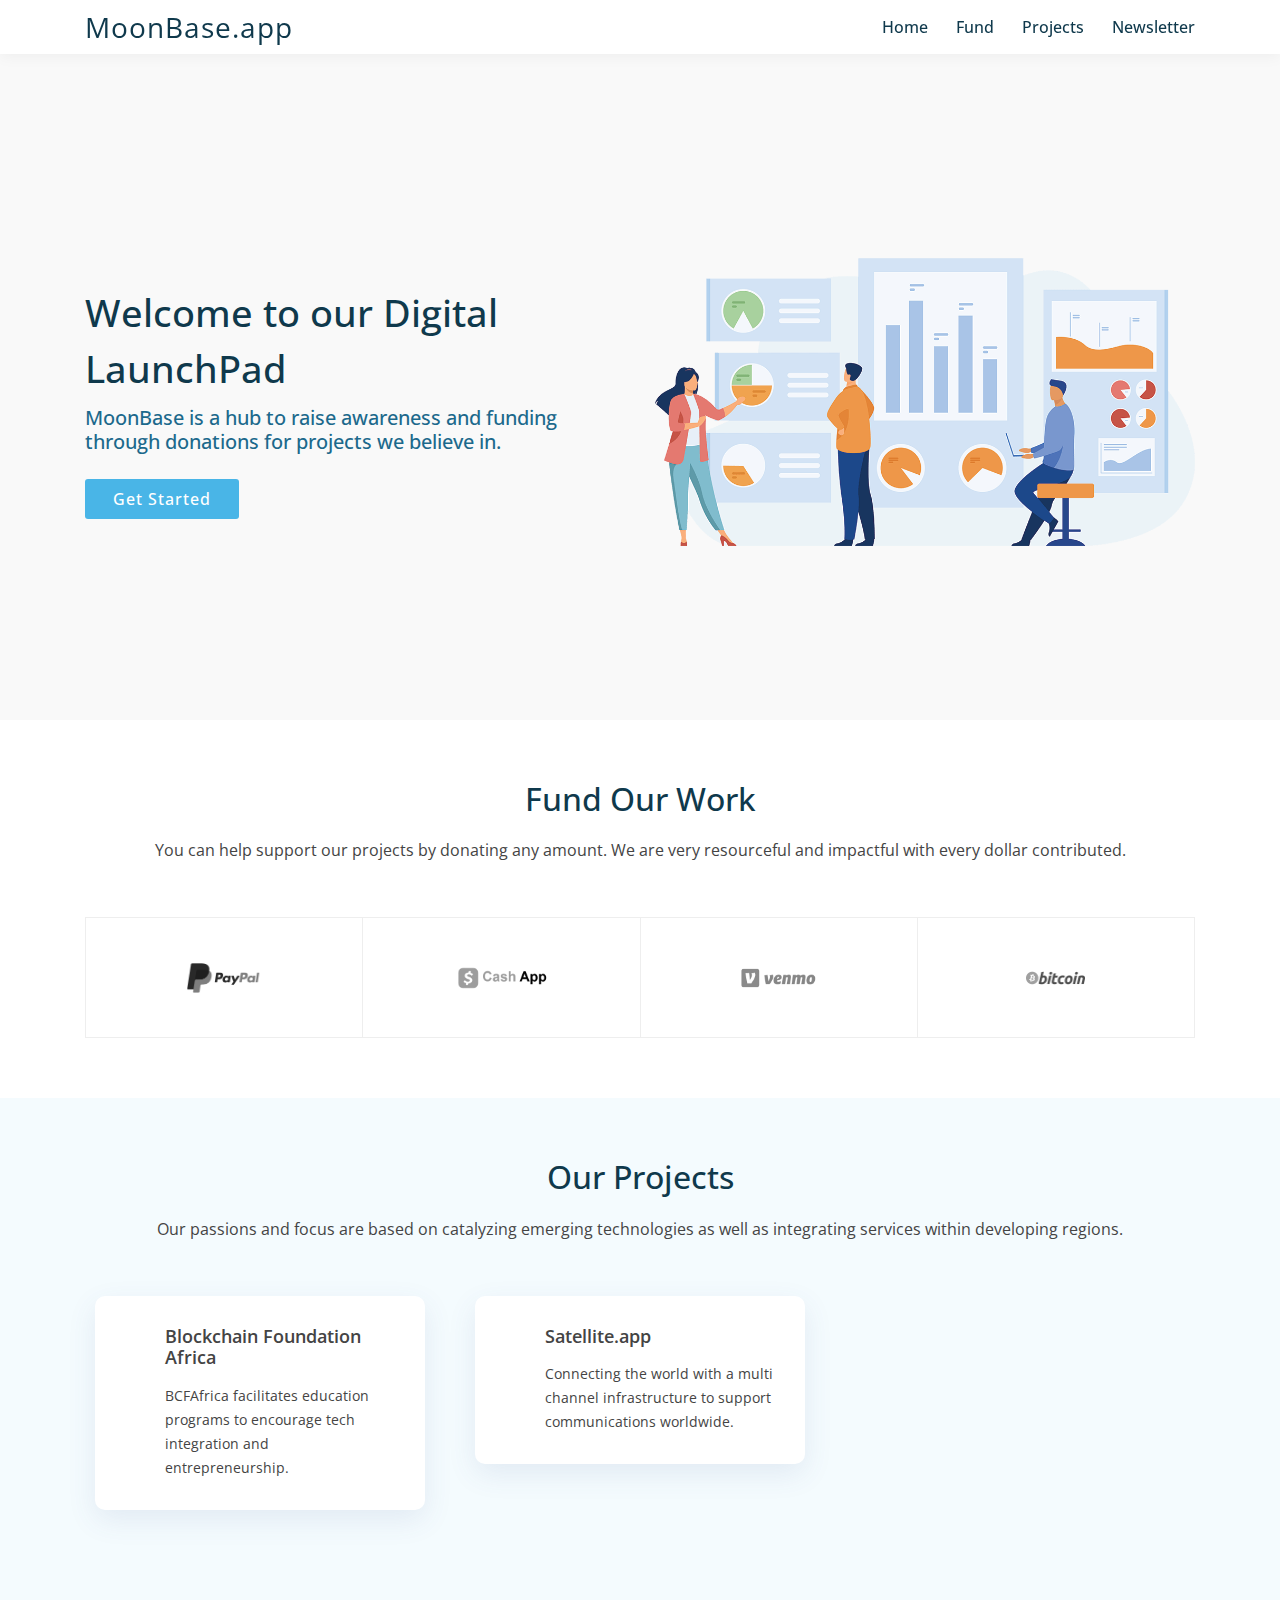
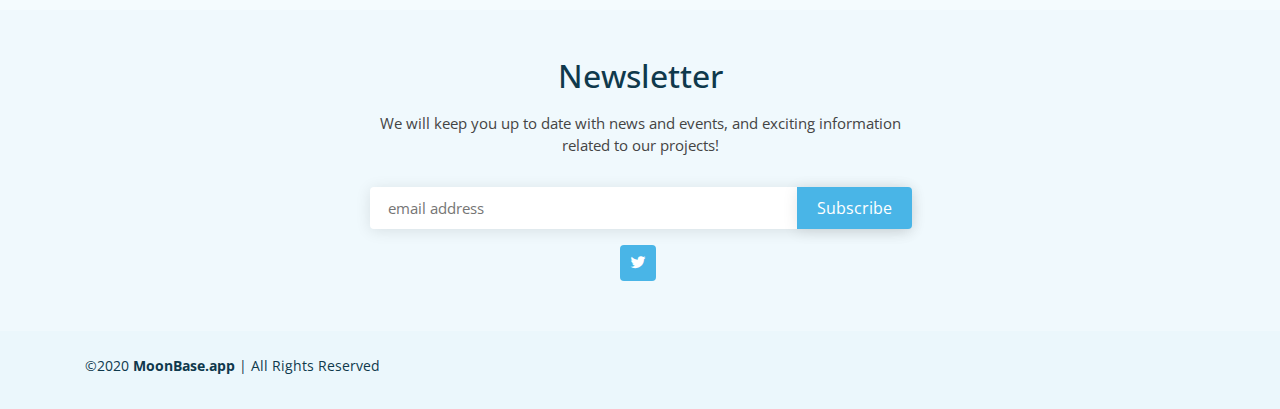
<file: index.html>
<!DOCTYPE html>
<html lang="en">

<head>
  <meta charset="utf-8">
  <meta content="width=device-width, initial-scale=1.0" name="viewport">

  <title>MoonBase</title>
  <meta content="" name="descriptison">
  <meta content="" name="keywords">

  <!-- Favicons -->
  <link href="assets/img/favicon.png" rel="icon">
  <link href="assets/img/apple-touch-icon.png" rel="apple-touch-icon">

  <!-- Google Fonts -->
  <link href="https://fonts.googleapis.com/css?family=Open+Sans:300,300i,400,400i,600,600i,700,700i|Dosis:300,400,500,,600,700,700i|Lato:300,300i,400,400i,700,700i" rel="stylesheet">

  <!-- Vendor CSS Files -->
  <link href="assets/vendor/bootstrap/css/bootstrap.min.css" rel="stylesheet">
  <link href="assets/vendor/icofont/icofont.min.css" rel="stylesheet">
  <link href="assets/vendor/boxicons/css/boxicons.min.css" rel="stylesheet">
  <link href="assets/vendor/venobox/venobox.css" rel="stylesheet">
  <link href="assets/vendor/line-awesome/css/line-awesome.min.css" rel="stylesheet">
  <link href="assets/vendor/owl.carousel/assets/owl.carousel.min.css" rel="stylesheet">

  <!-- Template Main CSS File -->
  <link href="assets/css/style.css" rel="stylesheet">

  <!-- =======================================================
  * Template Name: Butterfly - v2.1.0
  * Template URL: https://bootstrapmade.com/butterfly-free-bootstrap-theme/
  * Author: BootstrapMade.com
  * License: https://bootstrapmade.com/license/
  ======================================================== -->
</head>

<body>

  <!-- ======= Header ======= -->
  <header id="header" class="fixed-top">
    <div class="container d-flex align-items-center">

    <h1 class="logo mr-auto"><a href="index.html">MoonBase.app</a></h1>
      <!-- Uncomment below if you prefer to use text as a logo -->
      <!--    <a href="index.html" class="logo mr-auto"><img src="assets/img/logo.png" alt="" class="img-fluid"></a>-->

      <nav class="nav-menu d-none d-lg-block">
        <ul>
          <li><a href="#hero" class="scrollto">Home</a></li>
          <li><a href="#clients" class="scrollto">Fund</a></li>
          <li><a href="#services" class="scrollto">Projects</a></li>
          <li><a href="#footer" class="scrollto">Newsletter</a></li>

        </ul>
      </nav><!-- .nav-menu -->

    </div>
  </header><!-- End Header -->

  <!-- ======= Hero Section ======= -->
  <section id="hero" class="d-flex align-items-center">

    <div class="container">
      <div class="row">
        <div class="col-lg-6 pt-4 pt-lg-0 order-2 order-lg-1 d-flex flex-column justify-content-center">
          <h1>Welcome to our Digital LaunchPad</h1>
          <h2>MoonBase is a hub to raise awareness and funding through donations for projects we believe in. </h2>
          <div><a href="#about" class="btn-get-started scrollto">Get Started</a></div>
        </div>
        <div class="col-lg-6 order-1 order-lg-2 hero-img">
          <img src="assets/img/hero-img.png" class="img-fluid" alt="">
        </div>
      </div>
    </div>

  </section><!-- End Hero -->

  <main id="main">


    <!-- ======= Clients Section ======= -->
    <section id="clients" class="clients">
      <div class="container">

        <div class="section-title">
          <h2>Fund Our Work</h2>
          <p>You can help support our projects by donating any amount. We are very resourceful and impactful with every dollar contributed.</p>
        </div>


        <div class="row no-gutters clients-wrap clearfix wow fadeInUp">

          <div class="col-lg-3 col-md-4 col-6">
            <a href="https://www.paypal.com/paypalme/moonbaseapp" target="_blank">   <div class="client-logo">
              <img src="assets/img/clients/paypal.png" class="img-fluid" alt="">
            </div></a>
          </div>

          <div class="col-lg-3 col-md-4 col-6">
            <a href="https://cash.app/$MoonBaseApp" target="_blank">   <div class="client-logo">
              <img src="assets/img/clients/cashapp.png" class="img-fluid" alt="">
            </div>
          </div>

          <div class="col-lg-3 col-md-4 col-6">
          <a href="https://venmo.com/code?user_id=313096537623552050" target="_blank">  <div class="client-logo">
              <img src="assets/img/clients/venmo.png" class="img-fluid" alt="">
            </div></a>
          </div>

          <div class="col-lg-3 col-md-4 col-6">
          <a href="crypto.html" target="_blank">  <div class="client-logo">
              <img src="assets/img/clients/bitcoin.png" class="img-fluid" alt="">
            </div></a>
          </div>




        </div>

      </div>
    </section><!-- End Clients Section -->

    <!-- ======= Services Section ======= -->
    <section id="services" class="services section-bg">
      <div class="container">

        <div class="section-title">
          <h2>Our Projects</h2>
          <p>Our passions and focus are based on catalyzing emerging technologies as well as integrating services within developing regions.</p>
        </div>

        <div class="row">

<!--          
          <div class="col-lg-4 col-md-6">
          <a href="https://leonean.org" target="_blank">  <div class="icon-box">
           <div class="icon"><i class="las la-globe-africa" style="color: #d6ff22;"></i></div> 
              <h4 class="title">Smart Farm Sierra Leone</h4>
              <p class="description">Establishing a farm in the capital city of Freetown, Sierra Leone in an effort to create jobs and provide food.</p>
            </div></a>
</div>
-->

                      <div class="col-lg-4 col-md-6">
                      <a href="https://bcfafrica.org" target="_blank">  <div class="icon-box">
                         
                          <h4 class="title">Blockchain Foundation Africa</h4>
                          <p class="description">BCFAfrica facilitates education programs to encourage tech integration and entrepreneurship.</p>
                        </div></a>

</div>
          
                 <div class="col-lg-4 col-md-6">
                      <a href="https://satellite.app" target="_blank">  <div class="icon-box">
                          <h4 class="title">Satellite.app</h4>
                          <p class="description">Connecting the world with a multi channel infrastructure to support communications worldwide.</p>
                        </div></a>

</div>     
          
<!--

          <div class="col-lg-4 col-md-6">
            <div class="icon-box">
              <div class="icon"><i class="las la-basketball-ball" style="color: #ff689b;"></i></div>
              <h4 class="title"><a href="">Lorem Ipsum</a></h4>
              <p class="description">Voluptatum deleniti atque corrupti quos dolores et quas molestias excepturi sint occaecati cupiditate non provident</p>
            </div>
          </div>
          <div class="col-lg-4 col-md-6">
            <div class="icon-box">
              <div class="icon"><i class="las la-book" style="color: #e9bf06;"></i></div>
              <h4 class="title"><a href="">Dolor Sitema</a></h4>
              <p class="description">Minim veniam, quis nostrud exercitation ullamco laboris nisi ut aliquip ex ea commodo consequat tarad limino ata</p>
            </div>
          </div>

          <div class="col-lg-4 col-md-6" data-wow-delay="0.1s">
            <div class="icon-box">
              <div class="icon"><i class="las la-file-alt" style="color: #3fcdc7;"></i></div>
              <h4 class="title"><a href="">Sed ut perspiciatis</a></h4>
              <p class="description">Duis aute irure dolor in reprehenderit in voluptate velit esse cillum dolore eu fugiat nulla pariatur</p>
            </div>
          </div>
          <div class="col-lg-4 col-md-6" data-wow-delay="0.1s">
            <div class="icon-box">
              <div class="icon"><i class="las la-tachometer-alt" style="color:#41cf2e;"></i></div>
              <h4 class="title"><a href="">Magni Dolores</a></h4>
              <p class="description">Excepteur sint occaecat cupidatat non proident, sunt in culpa qui officia deserunt mollit anim id est laborum</p>
            </div>
          </div>


          </div>
          <div class="col-lg-4 col-md-6" data-wow-delay="0.2s">
            <div class="icon-box">
              <div class="icon"><i class="las la-clock" style="color: #4680ff;"></i></div>
              <h4 class="title"><a href="">Eiusmod Tempor</a></h4>
              <p class="description">Et harum quidem rerum facilis est et expedita distinctio. Nam libero tempore, cum soluta nobis est eligendi</p>
            </div>
          </div>
-->

        </div>

      </div>
    </section><!-- End Services Section -->



  </main><!-- End #main -->

  <!-- ======= Footer ======= -->
  <footer id="footer">

    <div class="footer-newsletter">
      <div class="container">
        <div class="row justify-content-center">
          <div class="col-lg-6">
            <h4>Newsletter</h4>
            <p>We will keep you up to date with news and events, and exciting information related to our projects!</p>
            <div id="mc_embed_signup">
            <form action="https://app.us2.list-manage.com/subscribe/post?u=f4d04d8eeed296edd2baedebf&amp;id=d3eb9f02ba" method="post" id="mc-embedded-subscribe-form" name="mc-embedded-subscribe-form" class="validate" target="_blank" novalidate>
                <div id="mc_embed_signup_scroll">

            	<input type="email" value="" name="EMAIL" class="email" id="mce-EMAIL" placeholder="email address" required>
                <!-- real people should not fill this in and expect good things - do not remove this or risk form bot signups-->
                <div style="position: absolute; left: -5000px;" aria-hidden="true"><input type="text" name="b_f4d04d8eeed296edd2baedebf_d3eb9f02ba" tabindex="-1" value=""></div>
                <div class="clear"><input type="submit" value="Subscribe" name="subscribe" id="mc-embedded-subscribe" class="button"></div>
                </div>
            </form>
            </div>
            <div class="social-links mt-3">
              <a href="https://twitter.com/MoonBaseApp" class="twitter"><i class="bx bxl-twitter"></i></a>
            </div>

          </div>
        </div>
      </div>
    </div>



    <div class="container py-4">
      <div class="copyright">
        &copy;2020 <strong><span>MoonBase.app</span></strong> | All Rights Reserved
      </div>

    </div>
  </footer><!-- End Footer -->

  <a href="#" class="back-to-top"><i class="icofont-simple-up"></i></a>

  <!-- Vendor JS Files -->
  <script src="assets/vendor/jquery/jquery.min.js"></script>
  <script src="assets/vendor/bootstrap/js/bootstrap.bundle.min.js"></script>
  <script src="assets/vendor/jquery.easing/jquery.easing.min.js"></script>
  <script src="assets/vendor/php-email-form/validate.js"></script>
  <script src="assets/vendor/venobox/venobox.min.js"></script>
  <script src="assets/vendor/waypoints/jquery.waypoints.min.js"></script>
  <script src="assets/vendor/counterup/counterup.min.js"></script>
  <script src="assets/vendor/isotope-layout/isotope.pkgd.min.js"></script>
  <script src="assets/vendor/owl.carousel/owl.carousel.min.js"></script>

  <!-- Template Main JS File -->
  <script src="assets/js/main.js"></script>

</body>

</html>
</file>
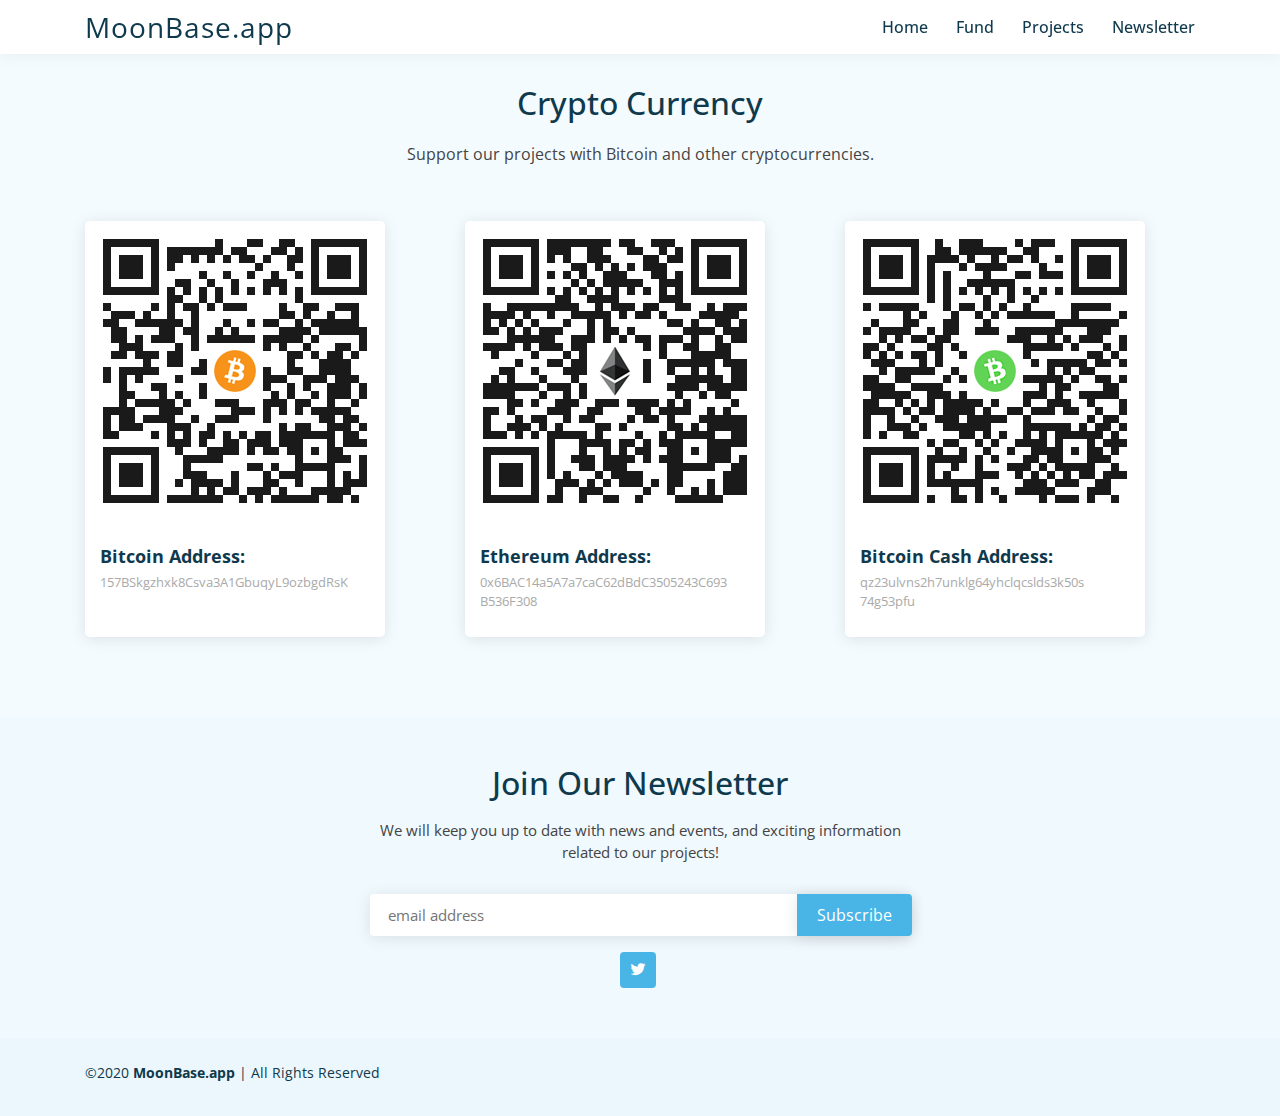
<file: crypto.html>
<!DOCTYPE html>
<html lang="en">

<head>
  <meta charset="utf-8">
  <meta content="width=device-width, initial-scale=1.0" name="viewport">

  <title>MoonBase</title>
  <meta content="" name="descriptison">
  <meta content="" name="keywords">

  <!-- Favicons -->
  <link href="assets/img/favicon.png" rel="icon">
  <link href="assets/img/apple-touch-icon.png" rel="apple-touch-icon">

  <!-- Google Fonts -->
  <link href="https://fonts.googleapis.com/css?family=Open+Sans:300,300i,400,400i,600,600i,700,700i|Dosis:300,400,500,,600,700,700i|Lato:300,300i,400,400i,700,700i" rel="stylesheet">

  <!-- Vendor CSS Files -->
  <link href="assets/vendor/bootstrap/css/bootstrap.min.css" rel="stylesheet">
  <link href="assets/vendor/icofont/icofont.min.css" rel="stylesheet">
  <link href="assets/vendor/boxicons/css/boxicons.min.css" rel="stylesheet">
  <link href="assets/vendor/venobox/venobox.css" rel="stylesheet">
  <link href="assets/vendor/line-awesome/css/line-awesome.min.css" rel="stylesheet">
  <link href="assets/vendor/owl.carousel/assets/owl.carousel.min.css" rel="stylesheet">

  <!-- Template Main CSS File -->
  <link href="assets/css/style.css" rel="stylesheet">

  <!-- =======================================================
  * Template Name: Butterfly - v2.1.0
  * Template URL: https://bootstrapmade.com/butterfly-free-bootstrap-theme/
  * Author: BootstrapMade.com
  * License: https://bootstrapmade.com/license/
  ======================================================== -->
</head>

<body>

  <!-- ======= Header ======= -->
  <header id="header" class="fixed-top">
    <div class="container d-flex align-items-center">

    <h1 class="logo mr-auto"><a href="index.html">MoonBase.app</a></h1>
      <!-- Uncomment below if you prefer to use text as a logo -->
      <!--    <a href="index.html" class="logo mr-auto"><img src="assets/img/logo.png" alt="" class="img-fluid"></a>-->

      <nav class="nav-menu d-none d-lg-block">
        <ul>
          <li><a href="index.html" class="scrollto">Home</a></li>
          <li><a href="index.html#clients" class="scrollto">Fund</a></li>
          <li><a href="index.html#services" class="scrollto">Projects</a></li>
          <li><a href="index.html#footer" class="scrollto">Newsletter</a></li>

        </ul>
      </nav><!-- .nav-menu -->

    </div>
  </header><!-- End Header -->



  <main id="main">


        <!-- ======= Team Section ======= -->
        <section id="team" class="team section-bg">
          <div class="container">
<br>
            <div class="section-title">
              <h2>Crypto Currency</h2>
              <p>Support our projects with Bitcoin and other cryptocurrencies.</p>
            </div>

            <div class="row justify-content-center">

              <div class="col-lg-4 col-md-6 d-flex align-items-stretch">
                <div class="member">
                  <div class="member-img">
                    <img src="assets/img/team/btcqr.png" class="img-fluid" alt="">

                  </div>
                  <div class="member-info">
                    <h4>Bitcoin Address:</h4>
                    <span>157BSkgzhxk8Csva3A1GbuqyL9ozbgdRsK<span>
                  </div>
                </div>
              </div>

              <div class="col-lg-4 col-md-6 d-flex align-items-stretch">
                <div class="member">
                  <div class="member-img">
                    <img src="assets/img/team/ethqr.png" class="img-fluid" alt="">

                  </div>
                  <div class="member-info">
                    <h4>Ethereum Address:</h4>
                    <span>0x6BAC14a5A7a7caC62dBdC3505243C693<br>B536F308</span>
                  </div>
                </div>
              </div>

              <div class="col-lg-4 col-md-6 d-flex align-items-stretch">
                <div class="member">
                  <div class="member-img">
                    <img src="assets/img/team/bchqr.png" class="img-fluid" alt="">

                  </div>
                  <div class="member-info">
                    <h4>Bitcoin Cash Address:</h4>
                    <span>qz23ulvns2h7unklg64yhclqcslds3k50s<br>74g53pfu</span>
                  </div>
                </div>
              </div>




            </div>

          </div>
        </section><!-- End Team Section -->


  </main><!-- End #main -->

    <!-- ======= Footer ======= -->
    <footer id="footer">

      <div class="footer-newsletter">
        <div class="container">
          <div class="row justify-content-center">
            <div class="col-lg-6">
              <h4>Join Our Newsletter</h4>
              <p>We will keep you up to date with news and events, and exciting information related to our projects!</p>
              <div id="mc_embed_signup">
              <form action="https://app.us2.list-manage.com/subscribe/post?u=f4d04d8eeed296edd2baedebf&amp;id=d3eb9f02ba" method="post" id="mc-embedded-subscribe-form" name="mc-embedded-subscribe-form" class="validate" target="_blank" novalidate>
                  <div id="mc_embed_signup_scroll">

              	<input type="email" value="" name="EMAIL" class="email" id="mce-EMAIL" placeholder="email address" required>
                  <!-- real people should not fill this in and expect good things - do not remove this or risk form bot signups-->
                  <div style="position: absolute; left: -5000px;" aria-hidden="true"><input type="text" name="b_f4d04d8eeed296edd2baedebf_d3eb9f02ba" tabindex="-1" value=""></div>
                  <div class="clear"><input type="submit" value="Subscribe" name="subscribe" id="mc-embedded-subscribe" class="button"></div>
                  </div>
              </form>
              </div>
              <div class="social-links mt-3">
                <a href="https://twitter.com/MoonBaseApp" class="twitter"><i class="bx bxl-twitter"></i></a>
              </div>

            </div>
          </div>
        </div>
      </div>



      <div class="container py-4">
        <div class="copyright">
          &copy;2020 <strong><span>MoonBase.app</span></strong> | All Rights Reserved
        </div>

      </div>
    </footer><!-- End Footer -->

    <a href="#" class="back-to-top"><i class="icofont-simple-up"></i></a>

    <!-- Vendor JS Files -->
    <script src="assets/vendor/jquery/jquery.min.js"></script>
    <script src="assets/vendor/bootstrap/js/bootstrap.bundle.min.js"></script>
    <script src="assets/vendor/jquery.easing/jquery.easing.min.js"></script>
    <script src="assets/vendor/php-email-form/validate.js"></script>
    <script src="assets/vendor/venobox/venobox.min.js"></script>
    <script src="assets/vendor/waypoints/jquery.waypoints.min.js"></script>
    <script src="assets/vendor/counterup/counterup.min.js"></script>
    <script src="assets/vendor/isotope-layout/isotope.pkgd.min.js"></script>
    <script src="assets/vendor/owl.carousel/owl.carousel.min.js"></script>

    <!-- Template Main JS File -->
    <script src="assets/js/main.js"></script>

  </body>

  </html>
</file>
<file: assets/vendor/venobox/venobox.css>
/* ------ venobox.css --------*/
.vbox-overlay *, .vbox-overlay *:before, .vbox-overlay *:after{
    -webkit-backface-visibility: hidden;
    -webkit-box-sizing:border-box;
    -moz-box-sizing:border-box;
    box-sizing:border-box;
}
.vbox-overlay * { 
    -webkit-backface-visibility: visible;
    backface-visibility: visible;
}
.vbox-overlay{
    display: -webkit-flex;
    display: flex;
    -webkit-flex-direction: column;
    flex-direction: column;
    -webkit-justify-content: center;
    justify-content: center;
    -webkit-align-items: center;
    align-items: center;
    position: fixed;
    left: 0;
    top: 0;
    bottom: 0;
    right: 0;
    z-index: 999999;
}

/* ----- navigation ----- */
.vbox-title{
    width: 100%;
    height: 40px;
    float: left;
    text-align: center;
    line-height: 28px;
    font-size: 12px;
    padding: 6px 50px;
    overflow: hidden;
    position: fixed;
    display: none;
    left: 0;
    z-index: 89;
}
.vbox-close{
    cursor: pointer;
    position: fixed;
    top: -1px;
    right: 0;
    width: 50px;
    height: 40px;
    padding: 6px;
    display: block;
    background-position:10px center;
    overflow: hidden;
    font-size: 24px;
    line-height: 1;
    text-align: center;
    z-index: 99;
}
.vbox-left{
    cursor: pointer;
    position: fixed;
    left: 0;
    height: 40px;
    overflow: hidden;
    line-height: 28px;
    font-size: 12px;
    z-index: 99;
    display: flex;
    align-items:center;
}
.vbox-num{
    display: inline-block;
    margin: 6px 0 6px 15px;
}
/* ----- Social share ----- */
.vbox-share{
    line-height: 28px;
    font-size: 12px;
    overflow: hidden;
    position: fixed;
    left: 0;
    z-index: 98;
    display: flex;
    align-items:center;
    justify-content: center;
    width: 100%;
    text-align: center;
}
.vbox-share svg{
    max-height: 28px;
    width: 28px;
    z-index: 10;
    margin-left: 12px;
    margin-top: 6px;
    margin-bottom: 6px;
    vertical-align: middle;
}


/* ----- navigation ARROWS ----- */
.vbox-next, .vbox-prev{
    position: fixed;
    top: 50%;
    margin-top: -15px;
    overflow: hidden;
    cursor: pointer;
    display: block;
    width: 45px;
    height: 45px;
    z-index: 99;
}
.vbox-next span, .vbox-prev span{
    position: relative;
    width: 20px;
    height: 20px;
    border: 2px solid transparent;
    border-top-color: #B6B6B6;
    border-right-color: #B6B6B6;
    text-indent: -100px;
    position: absolute;
    top: 8px;
    display: block;
}
.vbox-prev{
    left: 15px;
}
.vbox-next{
    right: 15px;
}
.vbox-prev span{
    left: 10px;
    -ms-transform: rotate(-135deg);
    -webkit-transform: rotate(-135deg);
    transform: rotate(-135deg);
}
.vbox-next span{
    -ms-transform: rotate(45deg);
    -webkit-transform: rotate(45deg);
    transform: rotate(45deg);
    right: 10px;
}
/* ------- inline window ------ */
.vbox-inline{
    width: 420px;
    height: 315px;
    height: 70vh;
    padding: 10px;
    background: #fff;
    margin: 0 auto;
    overflow: auto;
    text-align: left;
}
/* ------- Video & iFrames window ------ */
.venoframe{
    max-width: 100%;
    width: 100%;
    border: none;
    width: 100%;
    height: 260px;
    height: 70vh;
}
.venoframe.vbvid{
    height: 260px;
}
@media (min-width: 768px) {
    .venoframe, .vbox-inline{
        width: 90%;
        height: 360px;
        height: 70vh;
    }
    .venoframe.vbvid{
        width: 640px;
        height: 360px;
    }
}
@media (min-width: 992px) {
    .venoframe, .vbox-inline{
        max-width: 1200px;
        width: 80%;
        height: 540px;
        height: 70vh;
    }
    .venoframe.vbvid{
        width: 960px;
        height: 540px;
    }
}
/* 
Please do NOT edit this part! 
or at least read this note: http://i.imgur.com/7C0ws9e.gif
*/
.vbox-open{
    overflow: hidden;
}
.vbox-container{
    position: absolute;
    left: 0;
    right: 0;
    top: 0;
    bottom: 0;
    overflow-x: hidden;
    overflow-y: scroll;
    overflow-scrolling: touch;
    -webkit-overflow-scrolling: touch;
    z-index: 20;
    max-height: 100%;

}

.vbox-content{
    text-align: center;
    float: left;
    width: 100%;
    position: relative;
    overflow: hidden;
    padding: 20px 4%;
}
.vbox-container img{
    max-width: 100%;
    height: auto;
}
.vbox-figlio{
    box-shadow: 0 0 12px rgba(0,0,0,0.19), 0 6px 6px rgba(0,0,0,0.23);
    max-width: 100%;
    text-align: initial;
}
img.vbox-figlio{
    -webkit-user-select: none;
-khtml-user-select: none;
-moz-user-select: none;
-o-user-select: none;
user-select: none;
}
.vbox-content.swipe-left{
    margin-left: -200px !important;
}
.vbox-content.swipe-right{
    margin-left: 200px !important;
}
.vbox-animated{
    webkit-transition: margin 300ms ease-out;
    transition: margin 300ms ease-out;
}

/* ---------- preloader ----------
 * SPINKIT 
 * http://tobiasahlin.com/spinkit/
-------------------------------- */
.sk-double-bounce,.sk-rotating-plane{width:40px;height:40px;margin:40px auto}.sk-rotating-plane{background-color:#333;-webkit-animation:sk-rotatePlane 1.2s infinite ease-in-out;animation:sk-rotatePlane 1.2s infinite ease-in-out}@-webkit-keyframes sk-rotatePlane{0%{-webkit-transform:perspective(120px) rotateX(0) rotateY(0);transform:perspective(120px) rotateX(0) rotateY(0)}50%{-webkit-transform:perspective(120px) rotateX(-180.1deg) rotateY(0);transform:perspective(120px) rotateX(-180.1deg) rotateY(0)}100%{-webkit-transform:perspective(120px) rotateX(-180deg) rotateY(-179.9deg);transform:perspective(120px) rotateX(-180deg) rotateY(-179.9deg)}}@keyframes sk-rotatePlane{0%{-webkit-transform:perspective(120px) rotateX(0) rotateY(0);transform:perspective(120px) rotateX(0) rotateY(0)}50%{-webkit-transform:perspective(120px) rotateX(-180.1deg) rotateY(0);transform:perspective(120px) rotateX(-180.1deg) rotateY(0)}100%{-webkit-transform:perspective(120px) rotateX(-180deg) rotateY(-179.9deg);transform:perspective(120px) rotateX(-180deg) rotateY(-179.9deg)}}.sk-double-bounce{position:relative}.sk-double-bounce .sk-child{width:100%;height:100%;border-radius:50%;background-color:#333;opacity:.6;position:absolute;top:0;left:0;-webkit-animation:sk-doubleBounce 2s infinite ease-in-out;animation:sk-doubleBounce 2s infinite ease-in-out}.sk-chasing-dots .sk-child,.sk-spinner-pulse,.sk-three-bounce .sk-child{background-color:#333;border-radius:100%}.sk-double-bounce .sk-double-bounce2{-webkit-animation-delay:-1s;animation-delay:-1s}@-webkit-keyframes sk-doubleBounce{0%,100%{-webkit-transform:scale(0);transform:scale(0)}50%{-webkit-transform:scale(1);transform:scale(1)}}@keyframes sk-doubleBounce{0%,100%{-webkit-transform:scale(0);transform:scale(0)}50%{-webkit-transform:scale(1);transform:scale(1)}}.sk-wave{margin:40px auto;width:50px;height:40px;text-align:center;font-size:10px}.sk-wave .sk-rect{background-color:#333;height:100%;width:6px;display:inline-block;-webkit-animation:sk-waveStretchDelay 1.2s infinite ease-in-out;animation:sk-waveStretchDelay 1.2s infinite ease-in-out}.sk-wave .sk-rect1{-webkit-animation-delay:-1.2s;animation-delay:-1.2s}.sk-wave .sk-rect2{-webkit-animation-delay:-1.1s;animation-delay:-1.1s}.sk-wave .sk-rect3{-webkit-animation-delay:-1s;animation-delay:-1s}.sk-wave .sk-rect4{-webkit-animation-delay:-.9s;animation-delay:-.9s}.sk-wave .sk-rect5{-webkit-animation-delay:-.8s;animation-delay:-.8s}@-webkit-keyframes sk-waveStretchDelay{0%,100%,40%{-webkit-transform:scaleY(.4);transform:scaleY(.4)}20%{-webkit-transform:scaleY(1);transform:scaleY(1)}}@keyframes sk-waveStretchDelay{0%,100%,40%{-webkit-transform:scaleY(.4);transform:scaleY(.4)}20%{-webkit-transform:scaleY(1);transform:scaleY(1)}}.sk-wandering-cubes{margin:40px auto;width:40px;height:40px;position:relative}.sk-wandering-cubes .sk-cube{background-color:#333;width:10px;height:10px;position:absolute;top:0;left:0;-webkit-animation:sk-wanderingCube 1.8s ease-in-out -1.8s infinite both;animation:sk-wanderingCube 1.8s ease-in-out -1.8s infinite both}.sk-chasing-dots,.sk-spinner-pulse{width:40px;height:40px;margin:40px auto}.sk-wandering-cubes .sk-cube2{-webkit-animation-delay:-.9s;animation-delay:-.9s}@-webkit-keyframes sk-wanderingCube{0%{-webkit-transform:rotate(0);transform:rotate(0)}25%{-webkit-transform:translateX(30px) rotate(-90deg) scale(.5);transform:translateX(30px) rotate(-90deg) scale(.5)}50%{-webkit-transform:translateX(30px) translateY(30px) rotate(-179deg);transform:translateX(30px) translateY(30px) rotate(-179deg)}50.1%{-webkit-transform:translateX(30px) translateY(30px) rotate(-180deg);transform:translateX(30px) translateY(30px) rotate(-180deg)}75%{-webkit-transform:translateX(0) translateY(30px) rotate(-270deg) scale(.5);transform:translateX(0) translateY(30px) rotate(-270deg) scale(.5)}100%{-webkit-transform:rotate(-360deg);transform:rotate(-360deg)}}@keyframes sk-wanderingCube{0%{-webkit-transform:rotate(0);transform:rotate(0)}25%{-webkit-transform:translateX(30px) rotate(-90deg) scale(.5);transform:translateX(30px) rotate(-90deg) scale(.5)}50%{-webkit-transform:translateX(30px) translateY(30px) rotate(-179deg);transform:translateX(30px) translateY(30px) rotate(-179deg)}50.1%{-webkit-transform:translateX(30px) translateY(30px) rotate(-180deg);transform:translateX(30px) translateY(30px) rotate(-180deg)}75%{-webkit-transform:translateX(0) translateY(30px) rotate(-270deg) scale(.5);transform:translateX(0) translateY(30px) rotate(-270deg) scale(.5)}100%{-webkit-transform:rotate(-360deg);transform:rotate(-360deg)}}.sk-spinner-pulse{-webkit-animation:sk-pulseScaleOut 1s infinite ease-in-out;animation:sk-pulseScaleOut 1s infinite ease-in-out}@-webkit-keyframes sk-pulseScaleOut{0%{-webkit-transform:scale(0);transform:scale(0)}100%{-webkit-transform:scale(1);transform:scale(1);opacity:0}}@keyframes sk-pulseScaleOut{0%{-webkit-transform:scale(0);transform:scale(0)}100%{-webkit-transform:scale(1);transform:scale(1);opacity:0}}.sk-chasing-dots{position:relative;text-align:center;-webkit-animation:sk-chasingDotsRotate 2s infinite linear;animation:sk-chasingDotsRotate 2s infinite linear}.sk-chasing-dots .sk-child{width:60%;height:60%;display:inline-block;position:absolute;top:0;-webkit-animation:sk-chasingDotsBounce 2s infinite ease-in-out;animation:sk-chasingDotsBounce 2s infinite ease-in-out}.sk-chasing-dots .sk-dot2{top:auto;bottom:0;-webkit-animation-delay:-1s;animation-delay:-1s}@-webkit-keyframes sk-chasingDotsRotate{100%{-webkit-transform:rotate(360deg);transform:rotate(360deg)}}@keyframes sk-chasingDotsRotate{100%{-webkit-transform:rotate(360deg);transform:rotate(360deg)}}@-webkit-keyframes sk-chasingDotsBounce{0%,100%{-webkit-transform:scale(0);transform:scale(0)}50%{-webkit-transform:scale(1);transform:scale(1)}}@keyframes sk-chasingDotsBounce{0%,100%{-webkit-transform:scale(0);transform:scale(0)}50%{-webkit-transform:scale(1);transform:scale(1)}}.sk-three-bounce{margin:40px auto;width:80px;text-align:center}.sk-three-bounce .sk-child{width:20px;height:20px;display:inline-block;-webkit-animation:sk-three-bounce 1.4s ease-in-out 0s infinite both;animation:sk-three-bounce 1.4s ease-in-out 0s infinite both}.sk-circle .sk-child:before,.sk-fading-circle .sk-circle:before{display:block;border-radius:100%;content:'';background-color:#333}.sk-three-bounce .sk-bounce1{-webkit-animation-delay:-.32s;animation-delay:-.32s}.sk-three-bounce .sk-bounce2{-webkit-animation-delay:-.16s;animation-delay:-.16s}@-webkit-keyframes sk-three-bounce{0%,100%,80%{-webkit-transform:scale(0);transform:scale(0)}40%{-webkit-transform:scale(1);transform:scale(1)}}@keyframes sk-three-bounce{0%,100%,80%{-webkit-transform:scale(0);transform:scale(0)}40%{-webkit-transform:scale(1);transform:scale(1)}}.sk-circle{margin:40px auto;width:40px;height:40px;position:relative}.sk-circle .sk-child{width:100%;height:100%;position:absolute;left:0;top:0}.sk-circle .sk-child:before{margin:0 auto;width:15%;height:15%;-webkit-animation:sk-circleBounceDelay 1.2s infinite ease-in-out both;animation:sk-circleBounceDelay 1.2s infinite ease-in-out both}.sk-circle .sk-circle2{-webkit-transform:rotate(30deg);-ms-transform:rotate(30deg);transform:rotate(30deg)}.sk-circle .sk-circle3{-webkit-transform:rotate(60deg);-ms-transform:rotate(60deg);transform:rotate(60deg)}.sk-circle .sk-circle4{-webkit-transform:rotate(90deg);-ms-transform:rotate(90deg);transform:rotate(90deg)}.sk-circle .sk-circle5{-webkit-transform:rotate(120deg);-ms-transform:rotate(120deg);transform:rotate(120deg)}.sk-circle .sk-circle6{-webkit-transform:rotate(150deg);-ms-transform:rotate(150deg);transform:rotate(150deg)}.sk-circle .sk-circle7{-webkit-transform:rotate(180deg);-ms-transform:rotate(180deg);transform:rotate(180deg)}.sk-circle .sk-circle8{-webkit-transform:rotate(210deg);-ms-transform:rotate(210deg);transform:rotate(210deg)}.sk-circle .sk-circle9{-webkit-transform:rotate(240deg);-ms-transform:rotate(240deg);transform:rotate(240deg)}.sk-circle .sk-circle10{-webkit-transform:rotate(270deg);-ms-transform:rotate(270deg);transform:rotate(270deg)}.sk-circle .sk-circle11{-webkit-transform:rotate(300deg);-ms-transform:rotate(300deg);transform:rotate(300deg)}.sk-circle .sk-circle12{-webkit-transform:rotate(330deg);-ms-transform:rotate(330deg);transform:rotate(330deg)}.sk-circle .sk-circle2:before{-webkit-animation-delay:-1.1s;animation-delay:-1.1s}.sk-circle .sk-circle3:before{-webkit-animation-delay:-1s;animation-delay:-1s}.sk-circle .sk-circle4:before{-webkit-animation-delay:-.9s;animation-delay:-.9s}.sk-circle .sk-circle5:before{-webkit-animation-delay:-.8s;animation-delay:-.8s}.sk-circle .sk-circle6:before{-webkit-animation-delay:-.7s;animation-delay:-.7s}.sk-circle .sk-circle7:before{-webkit-animation-delay:-.6s;animation-delay:-.6s}.sk-circle .sk-circle8:before{-webkit-animation-delay:-.5s;animation-delay:-.5s}.sk-circle .sk-circle9:before{-webkit-animation-delay:-.4s;animation-delay:-.4s}.sk-circle .sk-circle10:before{-webkit-animation-delay:-.3s;animation-delay:-.3s}.sk-circle .sk-circle11:before{-webkit-animation-delay:-.2s;animation-delay:-.2s}.sk-circle .sk-circle12:before{-webkit-animation-delay:-.1s;animation-delay:-.1s}@-webkit-keyframes sk-circleBounceDelay{0%,100%,80%{-webkit-transform:scale(0);transform:scale(0)}40%{-webkit-transform:scale(1);transform:scale(1)}}@keyframes sk-circleBounceDelay{0%,100%,80%{-webkit-transform:scale(0);transform:scale(0)}40%{-webkit-transform:scale(1);transform:scale(1)}}.sk-cube-grid{width:40px;height:40px;margin:40px auto}.sk-cube-grid .sk-cube{width:33.33%;height:33.33%;background-color:#333;float:left;-webkit-animation:sk-cubeGridScaleDelay 1.3s infinite ease-in-out;animation:sk-cubeGridScaleDelay 1.3s infinite ease-in-out}.sk-cube-grid .sk-cube1{-webkit-animation-delay:.2s;animation-delay:.2s}.sk-cube-grid .sk-cube2{-webkit-animation-delay:.3s;animation-delay:.3s}.sk-cube-grid .sk-cube3{-webkit-animation-delay:.4s;animation-delay:.4s}.sk-cube-grid .sk-cube4{-webkit-animation-delay:.1s;animation-delay:.1s}.sk-cube-grid .sk-cube5{-webkit-animation-delay:.2s;animation-delay:.2s}.sk-cube-grid .sk-cube6{-webkit-animation-delay:.3s;animation-delay:.3s}.sk-cube-grid .sk-cube7{-webkit-animation-delay:0ms;animation-delay:0ms}.sk-cube-grid .sk-cube8{-webkit-animation-delay:.1s;animation-delay:.1s}.sk-cube-grid .sk-cube9{-webkit-animation-delay:.2s;animation-delay:.2s}@-webkit-keyframes sk-cubeGridScaleDelay{0%,100%,70%{-webkit-transform:scale3D(1,1,1);transform:scale3D(1,1,1)}35%{-webkit-transform:scale3D(0,0,1);transform:scale3D(0,0,1)}}@keyframes sk-cubeGridScaleDelay{0%,100%,70%{-webkit-transform:scale3D(1,1,1);transform:scale3D(1,1,1)}35%{-webkit-transform:scale3D(0,0,1);transform:scale3D(0,0,1)}}.sk-fading-circle{margin:40px auto;width:40px;height:40px;position:relative}.sk-fading-circle .sk-circle{width:100%;height:100%;position:absolute;left:0;top:0}.sk-fading-circle .sk-circle:before{margin:0 auto;width:15%;height:15%;-webkit-animation:sk-circleFadeDelay 1.2s infinite ease-in-out both;animation:sk-circleFadeDelay 1.2s infinite ease-in-out both}.sk-fading-circle .sk-circle2{-webkit-transform:rotate(30deg);-ms-transform:rotate(30deg);transform:rotate(30deg)}.sk-fading-circle .sk-circle3{-webkit-transform:rotate(60deg);-ms-transform:rotate(60deg);transform:rotate(60deg)}.sk-fading-circle .sk-circle4{-webkit-transform:rotate(90deg);-ms-transform:rotate(90deg);transform:rotate(90deg)}.sk-fading-circle .sk-circle5{-webkit-transform:rotate(120deg);-ms-transform:rotate(120deg);transform:rotate(120deg)}.sk-fading-circle .sk-circle6{-webkit-transform:rotate(150deg);-ms-transform:rotate(150deg);transform:rotate(150deg)}.sk-fading-circle .sk-circle7{-webkit-transform:rotate(180deg);-ms-transform:rotate(180deg);transform:rotate(180deg)}.sk-fading-circle .sk-circle8{-webkit-transform:rotate(210deg);-ms-transform:rotate(210deg);transform:rotate(210deg)}.sk-fading-circle .sk-circle9{-webkit-transform:rotate(240deg);-ms-transform:rotate(240deg);transform:rotate(240deg)}.sk-fading-circle .sk-circle10{-webkit-transform:rotate(270deg);-ms-transform:rotate(270deg);transform:rotate(270deg)}.sk-fading-circle .sk-circle11{-webkit-transform:rotate(300deg);-ms-transform:rotate(300deg);transform:rotate(300deg)}.sk-fading-circle .sk-circle12{-webkit-transform:rotate(330deg);-ms-transform:rotate(330deg);transform:rotate(330deg)}.sk-fading-circle .sk-circle2:before{-webkit-animation-delay:-1.1s;animation-delay:-1.1s}.sk-fading-circle .sk-circle3:before{-webkit-animation-delay:-1s;animation-delay:-1s}.sk-fading-circle .sk-circle4:before{-webkit-animation-delay:-.9s;animation-delay:-.9s}.sk-fading-circle .sk-circle5:before{-webkit-animation-delay:-.8s;animation-delay:-.8s}.sk-fading-circle .sk-circle6:before{-webkit-animation-delay:-.7s;animation-delay:-.7s}.sk-fading-circle .sk-circle7:before{-webkit-animation-delay:-.6s;animation-delay:-.6s}.sk-fading-circle .sk-circle8:before{-webkit-animation-delay:-.5s;animation-delay:-.5s}.sk-fading-circle .sk-circle9:before{-webkit-animation-delay:-.4s;animation-delay:-.4s}.sk-fading-circle .sk-circle10:before{-webkit-animation-delay:-.3s;animation-delay:-.3s}.sk-fading-circle .sk-circle11:before{-webkit-animation-delay:-.2s;animation-delay:-.2s}.sk-fading-circle .sk-circle12:before{-webkit-animation-delay:-.1s;animation-delay:-.1s}@-webkit-keyframes sk-circleFadeDelay{0%,100%,39%{opacity:0}40%{opacity:1}}@keyframes sk-circleFadeDelay{0%,100%,39%{opacity:0}40%{opacity:1}}.sk-folding-cube{margin:40px auto;width:40px;height:40px;position:relative;-webkit-transform:rotateZ(45deg);transform:rotateZ(45deg)}.sk-folding-cube .sk-cube{float:left;width:50%;height:50%;position:relative;-webkit-transform:scale(1.1);-ms-transform:scale(1.1);transform:scale(1.1)}.sk-folding-cube .sk-cube:before{content:'';position:absolute;top:0;left:0;width:100%;height:100%;background-color:#333;-webkit-animation:sk-foldCubeAngle 2.4s infinite linear both;animation:sk-foldCubeAngle 2.4s infinite linear both;-webkit-transform-origin:100% 100%;-ms-transform-origin:100% 100%;transform-origin:100% 100%}.sk-folding-cube .sk-cube2{-webkit-transform:scale(1.1) rotateZ(90deg);transform:scale(1.1) rotateZ(90deg)}.sk-folding-cube .sk-cube3{-webkit-transform:scale(1.1) rotateZ(180deg);transform:scale(1.1) rotateZ(180deg)}.sk-folding-cube .sk-cube4{-webkit-transform:scale(1.1) rotateZ(270deg);transform:scale(1.1) rotateZ(270deg)}.sk-folding-cube .sk-cube2:before{-webkit-animation-delay:.3s;animation-delay:.3s}.sk-folding-cube .sk-cube3:before{-webkit-animation-delay:.6s;animation-delay:.6s}.sk-folding-cube .sk-cube4:before{-webkit-animation-delay:.9s;animation-delay:.9s}@-webkit-keyframes sk-foldCubeAngle{0%,10%{-webkit-transform:perspective(140px) rotateX(-180deg);transform:perspective(140px) rotateX(-180deg);opacity:0}25%,75%{-webkit-transform:perspective(140px) rotateX(0);transform:perspective(140px) rotateX(0);opacity:1}100%,90%{-webkit-transform:perspective(140px) rotateY(180deg);transform:perspective(140px) rotateY(180deg);opacity:0}}@keyframes sk-foldCubeAngle{0%,10%{-webkit-transform:perspective(140px) rotateX(-180deg);transform:perspective(140px) rotateX(-180deg);opacity:0}25%,75%{-webkit-transform:perspective(140px) rotateX(0);transform:perspective(140px) rotateX(0);opacity:1}100%,90%{-webkit-transform:perspective(140px) rotateY(180deg);transform:perspective(140px) rotateY(180deg);opacity:0}}
</file>
<file: assets/vendor/line-awesome/css/line-awesome.min.css>
.la,.lab,.lad,.lal,.lar,.las{-moz-osx-font-smoothing:grayscale;-webkit-font-smoothing:antialiased;display:inline-block;font-style:normal;font-variant:normal;text-rendering:auto;line-height:1}.la-lg{font-size:1.33333em;line-height:.75em;vertical-align:-.0667em}.la-xs{font-size:.75em}.la-sm{font-size:.875em}.la-1x{font-size:1em}.la-2x{font-size:2em}.la-3x{font-size:3em}.la-4x{font-size:4em}.la-5x{font-size:5em}.la-6x{font-size:6em}.la-7x{font-size:7em}.la-8x{font-size:8em}.la-9x{font-size:9em}.la-10x{font-size:10em}.la-fw{text-align:center;width:1.25em}.la-ul{list-style-type:none;margin-left:2.5em;padding-left:0}.la-ul>li{position:relative}.la-li{left:-2em;position:absolute;text-align:center;width:2em;line-height:inherit}.la-border{border:solid .08em #eee;border-radius:.1em;padding:.2em .25em .15em}.la-pull-left{float:left}.la-pull-right{float:right}.la.la-pull-left,.lab.la-pull-left,.lal.la-pull-left,.lar.la-pull-left,.las.la-pull-left{margin-right:.3em}.la.la-pull-right,.lab.la-pull-right,.lal.la-pull-right,.lar.la-pull-right,.las.la-pull-right{margin-left:.3em}.la-spin{-webkit-animation:la-spin 2s infinite linear;animation:la-spin 2s infinite linear}.la-pulse{-webkit-animation:la-spin 1s infinite steps(8);animation:la-spin 1s infinite steps(8)}@-webkit-keyframes la-spin{0%{-webkit-transform:rotate(0);transform:rotate(0)}100%{-webkit-transform:rotate(360deg);transform:rotate(360deg)}}@keyframes la-spin{0%{-webkit-transform:rotate(0);transform:rotate(0)}100%{-webkit-transform:rotate(360deg);transform:rotate(360deg)}}.la-rotate-90{-webkit-transform:rotate(90deg);transform:rotate(90deg)}.la-rotate-180{-webkit-transform:rotate(180deg);transform:rotate(180deg)}.la-rotate-270{-webkit-transform:rotate(270deg);transform:rotate(270deg)}.la-flip-horizontal{-webkit-transform:scale(-1,1);transform:scale(-1,1)}.la-flip-vertical{-webkit-transform:scale(1,-1);transform:scale(1,-1)}.la-flip-both,.la-flip-horizontal.la-flip-vertical{-webkit-transform:scale(-1,-1);transform:scale(-1,-1)}:root .la-flip-both,:root .la-flip-horizontal,:root .la-flip-vertical,:root .la-rotate-180,:root .la-rotate-270,:root .la-rotate-90{-webkit-filter:none;filter:none}.la-stack{display:inline-block;height:2em;line-height:2em;position:relative;vertical-align:middle;width:2.5em}.la-stack-1x,.la-stack-2x{left:0;position:absolute;text-align:center;width:100%}.la-stack-1x{line-height:inherit}.la-stack-2x{font-size:2em}.la-inverse{color:#fff}.la-500px:before{content:"\f26e"}.la-accessible-icon:before{content:"\f368"}.la-accusoft:before{content:"\f369"}.la-acquisitions-incorporated:before{content:"\f6af"}.la-ad:before{content:"\f641"}.la-address-book:before{content:"\f2b9"}.la-address-card:before{content:"\f2bb"}.la-adjust:before{content:"\f042"}.la-adn:before{content:"\f170"}.la-adobe:before{content:"\f778"}.la-adversal:before{content:"\f36a"}.la-affiliatetheme:before{content:"\f36b"}.la-air-freshener:before{content:"\f5d0"}.la-airbnb:before{content:"\f834"}.la-algolia:before{content:"\f36c"}.la-align-center:before{content:"\f037"}.la-align-justify:before{content:"\f039"}.la-align-left:before{content:"\f036"}.la-align-right:before{content:"\f038"}.la-alipay:before{content:"\f642"}.la-allergies:before{content:"\f461"}.la-amazon:before{content:"\f270"}.la-amazon-pay:before{content:"\f42c"}.la-ambulance:before{content:"\f0f9"}.la-american-sign-language-interpreting:before{content:"\f2a3"}.la-amilia:before{content:"\f36d"}.la-anchor:before{content:"\f13d"}.la-android:before{content:"\f17b"}.la-angellist:before{content:"\f209"}.la-angle-double-down:before{content:"\f103"}.la-angle-double-left:before{content:"\f100"}.la-angle-double-right:before{content:"\f101"}.la-angle-double-up:before{content:"\f102"}.la-angle-down:before{content:"\f107"}.la-angle-left:before{content:"\f104"}.la-angle-right:before{content:"\f105"}.la-angle-up:before{content:"\f106"}.la-angry:before{content:"\f556"}.la-angrycreative:before{content:"\f36e"}.la-angular:before{content:"\f420"}.la-ankh:before{content:"\f644"}.la-app-store:before{content:"\f36f"}.la-app-store-ios:before{content:"\f370"}.la-apper:before{content:"\f371"}.la-apple:before{content:"\f179"}.la-apple-alt:before{content:"\f5d1"}.la-apple-pay:before{content:"\f415"}.la-archive:before{content:"\f187"}.la-archway:before{content:"\f557"}.la-arrow-alt-circle-down:before{content:"\f358"}.la-arrow-alt-circle-left:before{content:"\f359"}.la-arrow-alt-circle-right:before{content:"\f35a"}.la-arrow-alt-circle-up:before{content:"\f35b"}.la-arrow-circle-down:before{content:"\f0ab"}.la-arrow-circle-left:before{content:"\f0a8"}.la-arrow-circle-right:before{content:"\f0a9"}.la-arrow-circle-up:before{content:"\f0aa"}.la-arrow-down:before{content:"\f063"}.la-arrow-left:before{content:"\f060"}.la-arrow-right:before{content:"\f061"}.la-arrow-up:before{content:"\f062"}.la-arrows-alt:before{content:"\f0b2"}.la-arrows-alt-h:before{content:"\f337"}.la-arrows-alt-v:before{content:"\f338"}.la-artstation:before{content:"\f77a"}.la-assistive-listening-systems:before{content:"\f2a2"}.la-asterisk:before{content:"\f069"}.la-asymmetrik:before{content:"\f372"}.la-at:before{content:"\f1fa"}.la-atlas:before{content:"\f558"}.la-atlassian:before{content:"\f77b"}.la-atom:before{content:"\f5d2"}.la-audible:before{content:"\f373"}.la-audio-description:before{content:"\f29e"}.la-autoprefixer:before{content:"\f41c"}.la-avianex:before{content:"\f374"}.la-aviato:before{content:"\f421"}.la-award:before{content:"\f559"}.la-aws:before{content:"\f375"}.la-baby:before{content:"\f77c"}.la-baby-carriage:before{content:"\f77d"}.la-backspace:before{content:"\f55a"}.la-backward:before{content:"\f04a"}.la-bacon:before{content:"\f7e5"}.la-balance-scale:before{content:"\f24e"}.la-balance-scale-left:before{content:"\f515"}.la-balance-scale-right:before{content:"\f516"}.la-ban:before{content:"\f05e"}.la-band-aid:before{content:"\f462"}.la-bandcamp:before{content:"\f2d5"}.la-barcode:before{content:"\f02a"}.la-bars:before{content:"\f0c9"}.la-baseball-ball:before{content:"\f433"}.la-basketball-ball:before{content:"\f434"}.la-bath:before{content:"\f2cd"}.la-battery-empty:before{content:"\f244"}.la-battery-full:before{content:"\f240"}.la-battery-half:before{content:"\f242"}.la-battery-quarter:before{content:"\f243"}.la-battery-three-quarters:before{content:"\f241"}.la-battle-net:before{content:"\f835"}.la-bed:before{content:"\f236"}.la-beer:before{content:"\f0fc"}.la-behance:before{content:"\f1b4"}.la-behance-square:before{content:"\f1b5"}.la-bell:before{content:"\f0f3"}.la-bell-slash:before{content:"\f1f6"}.la-bezier-curve:before{content:"\f55b"}.la-bible:before{content:"\f647"}.la-bicycle:before{content:"\f206"}.la-biking:before{content:"\f84a"}.la-bimobject:before{content:"\f378"}.la-binoculars:before{content:"\f1e5"}.la-biohazard:before{content:"\f780"}.la-birthday-cake:before{content:"\f1fd"}.la-bitbucket:before{content:"\f171"}.la-bitcoin:before{content:"\f379"}.la-bity:before{content:"\f37a"}.la-black-tie:before{content:"\f27e"}.la-blackberry:before{content:"\f37b"}.la-blender:before{content:"\f517"}.la-blender-phone:before{content:"\f6b6"}.la-blind:before{content:"\f29d"}.la-blog:before{content:"\f781"}.la-blogger:before{content:"\f37c"}.la-blogger-b:before{content:"\f37d"}.la-bluetooth:before{content:"\f293"}.la-bluetooth-b:before{content:"\f294"}.la-bold:before{content:"\f032"}.la-bolt:before{content:"\f0e7"}.la-bomb:before{content:"\f1e2"}.la-bone:before{content:"\f5d7"}.la-bong:before{content:"\f55c"}.la-book:before{content:"\f02d"}.la-book-dead:before{content:"\f6b7"}.la-book-medical:before{content:"\f7e6"}.la-book-open:before{content:"\f518"}.la-book-reader:before{content:"\f5da"}.la-bookmark:before{content:"\f02e"}.la-bootstrap:before{content:"\f836"}.la-border-all:before{content:"\f84c"}.la-border-none:before{content:"\f850"}.la-border-style:before{content:"\f853"}.la-bowling-ball:before{content:"\f436"}.la-box:before{content:"\f466"}.la-box-open:before{content:"\f49e"}.la-boxes:before{content:"\f468"}.la-braille:before{content:"\f2a1"}.la-brain:before{content:"\f5dc"}.la-bread-slice:before{content:"\f7ec"}.la-briefcase:before{content:"\f0b1"}.la-briefcase-medical:before{content:"\f469"}.la-broadcast-tower:before{content:"\f519"}.la-broom:before{content:"\f51a"}.la-brush:before{content:"\f55d"}.la-btc:before{content:"\f15a"}.la-buffer:before{content:"\f837"}.la-bug:before{content:"\f188"}.la-building:before{content:"\f1ad"}.la-bullhorn:before{content:"\f0a1"}.la-bullseye:before{content:"\f140"}.la-burn:before{content:"\f46a"}.la-buromobelexperte:before{content:"\f37f"}.la-bus:before{content:"\f207"}.la-bus-alt:before{content:"\f55e"}.la-business-time:before{content:"\f64a"}.la-buy-n-large:before{content:"\f8a6"}.la-buysellads:before{content:"\f20d"}.la-calculator:before{content:"\f1ec"}.la-calendar:before{content:"\f133"}.la-calendar-alt:before{content:"\f073"}.la-calendar-check:before{content:"\f274"}.la-calendar-day:before{content:"\f783"}.la-calendar-minus:before{content:"\f272"}.la-calendar-plus:before{content:"\f271"}.la-calendar-times:before{content:"\f273"}.la-calendar-week:before{content:"\f784"}.la-camera:before{content:"\f030"}.la-camera-retro:before{content:"\f083"}.la-campground:before{content:"\f6bb"}.la-canadian-maple-leaf:before{content:"\f785"}.la-candy-cane:before{content:"\f786"}.la-cannabis:before{content:"\f55f"}.la-capsules:before{content:"\f46b"}.la-car:before{content:"\f1b9"}.la-car-alt:before{content:"\f5de"}.la-car-battery:before{content:"\f5df"}.la-car-crash:before{content:"\f5e1"}.la-car-side:before{content:"\f5e4"}.la-caret-down:before{content:"\f0d7"}.la-caret-left:before{content:"\f0d9"}.la-caret-right:before{content:"\f0da"}.la-caret-square-down:before{content:"\f150"}.la-caret-square-left:before{content:"\f191"}.la-caret-square-right:before{content:"\f152"}.la-caret-square-up:before{content:"\f151"}.la-caret-up:before{content:"\f0d8"}.la-carrot:before{content:"\f787"}.la-cart-arrow-down:before{content:"\f218"}.la-cart-plus:before{content:"\f217"}.la-cash-register:before{content:"\f788"}.la-cat:before{content:"\f6be"}.la-cc-amazon-pay:before{content:"\f42d"}.la-cc-amex:before{content:"\f1f3"}.la-cc-apple-pay:before{content:"\f416"}.la-cc-diners-club:before{content:"\f24c"}.la-cc-discover:before{content:"\f1f2"}.la-cc-jcb:before{content:"\f24b"}.la-cc-mastercard:before{content:"\f1f1"}.la-cc-paypal:before{content:"\f1f4"}.la-cc-stripe:before{content:"\f1f5"}.la-cc-visa:before{content:"\f1f0"}.la-centercode:before{content:"\f380"}.la-centos:before{content:"\f789"}.la-certificate:before{content:"\f0a3"}.la-chair:before{content:"\f6c0"}.la-chalkboard:before{content:"\f51b"}.la-chalkboard-teacher:before{content:"\f51c"}.la-charging-station:before{content:"\f5e7"}.la-chart-area:before{content:"\f1fe"}.la-chart-bar:before{content:"\f080"}.la-chart-line:before{content:"\f201"}.la-chart-pie:before{content:"\f200"}.la-check:before{content:"\f00c"}.la-check-circle:before{content:"\f058"}.la-check-double:before{content:"\f560"}.la-check-square:before{content:"\f14a"}.la-cheese:before{content:"\f7ef"}.la-chess:before{content:"\f439"}.la-chess-bishop:before{content:"\f43a"}.la-chess-board:before{content:"\f43c"}.la-chess-king:before{content:"\f43f"}.la-chess-knight:before{content:"\f441"}.la-chess-pawn:before{content:"\f443"}.la-chess-queen:before{content:"\f445"}.la-chess-rook:before{content:"\f447"}.la-chevron-circle-down:before{content:"\f13a"}.la-chevron-circle-left:before{content:"\f137"}.la-chevron-circle-right:before{content:"\f138"}.la-chevron-circle-up:before{content:"\f139"}.la-chevron-down:before{content:"\f078"}.la-chevron-left:before{content:"\f053"}.la-chevron-right:before{content:"\f054"}.la-chevron-up:before{content:"\f077"}.la-child:before{content:"\f1ae"}.la-chrome:before{content:"\f268"}.la-chromecast:before{content:"\f838"}.la-church:before{content:"\f51d"}.la-circle:before{content:"\f111"}.la-circle-notch:before{content:"\f1ce"}.la-city:before{content:"\f64f"}.la-clinic-medical:before{content:"\f7f2"}.la-clipboard:before{content:"\f328"}.la-clipboard-check:before{content:"\f46c"}.la-clipboard-list:before{content:"\f46d"}.la-clock:before{content:"\f017"}.la-clone:before{content:"\f24d"}.la-closed-captioning:before{content:"\f20a"}.la-cloud:before{content:"\f0c2"}.la-cloud-download-alt:before{content:"\f381"}.la-cloud-meatball:before{content:"\f73b"}.la-cloud-moon:before{content:"\f6c3"}.la-cloud-moon-rain:before{content:"\f73c"}.la-cloud-rain:before{content:"\f73d"}.la-cloud-showers-heavy:before{content:"\f740"}.la-cloud-sun:before{content:"\f6c4"}.la-cloud-sun-rain:before{content:"\f743"}.la-cloud-upload-alt:before{content:"\f382"}.la-cloudscale:before{content:"\f383"}.la-cloudsmith:before{content:"\f384"}.la-cloudversify:before{content:"\f385"}.la-cocktail:before{content:"\f561"}.la-code:before{content:"\f121"}.la-code-branch:before{content:"\f126"}.la-codepen:before{content:"\f1cb"}.la-codiepie:before{content:"\f284"}.la-coffee:before{content:"\f0f4"}.la-cog:before{content:"\f013"}.la-cogs:before{content:"\f085"}.la-coins:before{content:"\f51e"}.la-columns:before{content:"\f0db"}.la-comment:before{content:"\f075"}.la-comment-alt:before{content:"\f27a"}.la-comment-dollar:before{content:"\f651"}.la-comment-dots:before{content:"\f4ad"}.la-comment-medical:before{content:"\f7f5"}.la-comment-slash:before{content:"\f4b3"}.la-comments:before{content:"\f086"}.la-comments-dollar:before{content:"\f653"}.la-compact-disc:before{content:"\f51f"}.la-compass:before{content:"\f14e"}.la-compress:before{content:"\f066"}.la-compress-arrows-alt:before{content:"\f78c"}.la-concierge-bell:before{content:"\f562"}.la-confluence:before{content:"\f78d"}.la-connectdevelop:before{content:"\f20e"}.la-contao:before{content:"\f26d"}.la-cookie:before{content:"\f563"}.la-cookie-bite:before{content:"\f564"}.la-copy:before{content:"\f0c5"}.la-copyright:before{content:"\f1f9"}.la-cotton-bureau:before{content:"\f89e"}.la-couch:before{content:"\f4b8"}.la-cpanel:before{content:"\f388"}.la-creative-commons:before{content:"\f25e"}.la-creative-commons-by:before{content:"\f4e7"}.la-creative-commons-nc:before{content:"\f4e8"}.la-creative-commons-nc-eu:before{content:"\f4e9"}.la-creative-commons-nc-jp:before{content:"\f4ea"}.la-creative-commons-nd:before{content:"\f4eb"}.la-creative-commons-pd:before{content:"\f4ec"}.la-creative-commons-pd-alt:before{content:"\f4ed"}.la-creative-commons-remix:before{content:"\f4ee"}.la-creative-commons-sa:before{content:"\f4ef"}.la-creative-commons-sampling:before{content:"\f4f0"}.la-creative-commons-sampling-plus:before{content:"\f4f1"}.la-creative-commons-share:before{content:"\f4f2"}.la-creative-commons-zero:before{content:"\f4f3"}.la-credit-card:before{content:"\f09d"}.la-critical-role:before{content:"\f6c9"}.la-crop:before{content:"\f125"}.la-crop-alt:before{content:"\f565"}.la-cross:before{content:"\f654"}.la-crosshairs:before{content:"\f05b"}.la-crow:before{content:"\f520"}.la-crown:before{content:"\f521"}.la-crutch:before{content:"\f7f7"}.la-css3:before{content:"\f13c"}.la-css3-alt:before{content:"\f38b"}.la-cube:before{content:"\f1b2"}.la-cubes:before{content:"\f1b3"}.la-cut:before{content:"\f0c4"}.la-cuttlefish:before{content:"\f38c"}.la-d-and-d:before{content:"\f38d"}.la-d-and-d-beyond:before{content:"\f6ca"}.la-dashcube:before{content:"\f210"}.la-database:before{content:"\f1c0"}.la-deaf:before{content:"\f2a4"}.la-delicious:before{content:"\f1a5"}.la-democrat:before{content:"\f747"}.la-deploydog:before{content:"\f38e"}.la-deskpro:before{content:"\f38f"}.la-desktop:before{content:"\f108"}.la-dev:before{content:"\f6cc"}.la-deviantart:before{content:"\f1bd"}.la-dharmachakra:before{content:"\f655"}.la-dhl:before{content:"\f790"}.la-diagnoses:before{content:"\f470"}.la-diaspora:before{content:"\f791"}.la-dice:before{content:"\f522"}.la-dice-d20:before{content:"\f6cf"}.la-dice-d6:before{content:"\f6d1"}.la-dice-five:before{content:"\f523"}.la-dice-four:before{content:"\f524"}.la-dice-one:before{content:"\f525"}.la-dice-six:before{content:"\f526"}.la-dice-three:before{content:"\f527"}.la-dice-two:before{content:"\f528"}.la-digg:before{content:"\f1a6"}.la-digital-ocean:before{content:"\f391"}.la-digital-tachograph:before{content:"\f566"}.la-directions:before{content:"\f5eb"}.la-discord:before{content:"\f392"}.la-discourse:before{content:"\f393"}.la-divide:before{content:"\f529"}.la-dizzy:before{content:"\f567"}.la-dna:before{content:"\f471"}.la-dochub:before{content:"\f394"}.la-docker:before{content:"\f395"}.la-dog:before{content:"\f6d3"}.la-dollar-sign:before{content:"\f155"}.la-dolly:before{content:"\f472"}.la-dolly-flatbed:before{content:"\f474"}.la-donate:before{content:"\f4b9"}.la-door-closed:before{content:"\f52a"}.la-door-open:before{content:"\f52b"}.la-dot-circle:before{content:"\f192"}.la-dove:before{content:"\f4ba"}.la-download:before{content:"\f019"}.la-draft2digital:before{content:"\f396"}.la-drafting-compass:before{content:"\f568"}.la-dragon:before{content:"\f6d5"}.la-draw-polygon:before{content:"\f5ee"}.la-dribbble:before{content:"\f17d"}.la-dribbble-square:before{content:"\f397"}.la-dropbox:before{content:"\f16b"}.la-drum:before{content:"\f569"}.la-drum-steelpan:before{content:"\f56a"}.la-drumstick-bite:before{content:"\f6d7"}.la-drupal:before{content:"\f1a9"}.la-dumbbell:before{content:"\f44b"}.la-dumpster:before{content:"\f793"}.la-dumpster-fire:before{content:"\f794"}.la-dungeon:before{content:"\f6d9"}.la-dyalog:before{content:"\f399"}.la-earlybirds:before{content:"\f39a"}.la-ebay:before{content:"\f4f4"}.la-edge:before{content:"\f282"}.la-edit:before{content:"\f044"}.la-egg:before{content:"\f7fb"}.la-eject:before{content:"\f052"}.la-elementor:before{content:"\f430"}.la-ellipsis-h:before{content:"\f141"}.la-ellipsis-v:before{content:"\f142"}.la-ello:before{content:"\f5f1"}.la-ember:before{content:"\f423"}.la-empire:before{content:"\f1d1"}.la-envelope:before{content:"\f0e0"}.la-envelope-open:before{content:"\f2b6"}.la-envelope-open-text:before{content:"\f658"}.la-envelope-square:before{content:"\f199"}.la-envira:before{content:"\f299"}.la-equals:before{content:"\f52c"}.la-eraser:before{content:"\f12d"}.la-erlang:before{content:"\f39d"}.la-ethereum:before{content:"\f42e"}.la-ethernet:before{content:"\f796"}.la-etsy:before{content:"\f2d7"}.la-euro-sign:before{content:"\f153"}.la-evernote:before{content:"\f839"}.la-exchange-alt:before{content:"\f362"}.la-exclamation:before{content:"\f12a"}.la-exclamation-circle:before{content:"\f06a"}.la-exclamation-triangle:before{content:"\f071"}.la-expand:before{content:"\f065"}.la-expand-arrows-alt:before{content:"\f31e"}.la-expeditedssl:before{content:"\f23e"}.la-external-link-alt:before{content:"\f35d"}.la-external-link-square-alt:before{content:"\f360"}.la-eye:before{content:"\f06e"}.la-eye-dropper:before{content:"\f1fb"}.la-eye-slash:before{content:"\f070"}.la-facebook:before{content:"\f09a"}.la-facebook-f:before{content:"\f39e"}.la-facebook-messenger:before{content:"\f39f"}.la-facebook-square:before{content:"\f082"}.la-fan:before{content:"\f863"}.la-fantasy-flight-games:before{content:"\f6dc"}.la-fast-backward:before{content:"\f049"}.la-fast-forward:before{content:"\f050"}.la-fax:before{content:"\f1ac"}.la-feather:before{content:"\f52d"}.la-feather-alt:before{content:"\f56b"}.la-fedex:before{content:"\f797"}.la-fedora:before{content:"\f798"}.la-female:before{content:"\f182"}.la-fighter-jet:before{content:"\f0fb"}.la-figma:before{content:"\f799"}.la-file:before{content:"\f15b"}.la-file-alt:before{content:"\f15c"}.la-file-archive:before{content:"\f1c6"}.la-file-audio:before{content:"\f1c7"}.la-file-code:before{content:"\f1c9"}.la-file-contract:before{content:"\f56c"}.la-file-csv:before{content:"\f6dd"}.la-file-download:before{content:"\f56d"}.la-file-excel:before{content:"\f1c3"}.la-file-export:before{content:"\f56e"}.la-file-image:before{content:"\f1c5"}.la-file-import:before{content:"\f56f"}.la-file-invoice:before{content:"\f570"}.la-file-invoice-dollar:before{content:"\f571"}.la-file-medical:before{content:"\f477"}.la-file-medical-alt:before{content:"\f478"}.la-file-pdf:before{content:"\f1c1"}.la-file-powerpoint:before{content:"\f1c4"}.la-file-prescription:before{content:"\f572"}.la-file-signature:before{content:"\f573"}.la-file-upload:before{content:"\f574"}.la-file-video:before{content:"\f1c8"}.la-file-word:before{content:"\f1c2"}.la-fill:before{content:"\f575"}.la-fill-drip:before{content:"\f576"}.la-film:before{content:"\f008"}.la-filter:before{content:"\f0b0"}.la-fingerprint:before{content:"\f577"}.la-fire:before{content:"\f06d"}.la-fire-alt:before{content:"\f7e4"}.la-fire-extinguisher:before{content:"\f134"}.la-firefox:before{content:"\f269"}.la-first-aid:before{content:"\f479"}.la-first-order:before{content:"\f2b0"}.la-first-order-alt:before{content:"\f50a"}.la-firstdraft:before{content:"\f3a1"}.la-fish:before{content:"\f578"}.la-fist-raised:before{content:"\f6de"}.la-flag:before{content:"\f024"}.la-flag-checkered:before{content:"\f11e"}.la-flag-usa:before{content:"\f74d"}.la-flask:before{content:"\f0c3"}.la-flickr:before{content:"\f16e"}.la-flipboard:before{content:"\f44d"}.la-flushed:before{content:"\f579"}.la-fly:before{content:"\f417"}.la-folder:before{content:"\f07b"}.la-folder-minus:before{content:"\f65d"}.la-folder-open:before{content:"\f07c"}.la-folder-plus:before{content:"\f65e"}.la-font:before{content:"\f031"}.la-font-awesome:before{content:"\f2b4"}.la-font-awesome-alt:before{content:"\f35c"}.la-font-awesome-flag:before{content:"\f425"}.la-font-awesome-logo-full:before{content:"\f4e6"}.la-fonticons:before{content:"\f280"}.la-fonticons-fi:before{content:"\f3a2"}.la-football-ball:before{content:"\f44e"}.la-fort-awesome:before{content:"\f286"}.la-fort-awesome-alt:before{content:"\f3a3"}.la-forumbee:before{content:"\f211"}.la-forward:before{content:"\f04e"}.la-foursquare:before{content:"\f180"}.la-free-code-camp:before{content:"\f2c5"}.la-freebsd:before{content:"\f3a4"}.la-frog:before{content:"\f52e"}.la-frown:before{content:"\f119"}.la-frown-open:before{content:"\f57a"}.la-fulcrum:before{content:"\f50b"}.la-funnel-dollar:before{content:"\f662"}.la-futbol:before{content:"\f1e3"}.la-galactic-republic:before{content:"\f50c"}.la-galactic-senate:before{content:"\f50d"}.la-gamepad:before{content:"\f11b"}.la-gas-pump:before{content:"\f52f"}.la-gavel:before{content:"\f0e3"}.la-gem:before{content:"\f3a5"}.la-genderless:before{content:"\f22d"}.la-get-pocket:before{content:"\f265"}.la-gg:before{content:"\f260"}.la-gg-circle:before{content:"\f261"}.la-ghost:before{content:"\f6e2"}.la-gift:before{content:"\f06b"}.la-gifts:before{content:"\f79c"}.la-git:before{content:"\f1d3"}.la-git-alt:before{content:"\f841"}.la-git-square:before{content:"\f1d2"}.la-github:before{content:"\f09b"}.la-github-alt:before{content:"\f113"}.la-github-square:before{content:"\f092"}.la-gitkraken:before{content:"\f3a6"}.la-gitlab:before{content:"\f296"}.la-gitter:before{content:"\f426"}.la-glass-cheers:before{content:"\f79f"}.la-glass-martini:before{content:"\f000"}.la-glass-martini-alt:before{content:"\f57b"}.la-glass-whiskey:before{content:"\f7a0"}.la-glasses:before{content:"\f530"}.la-glide:before{content:"\f2a5"}.la-glide-g:before{content:"\f2a6"}.la-globe:before{content:"\f0ac"}.la-globe-africa:before{content:"\f57c"}.la-globe-americas:before{content:"\f57d"}.la-globe-asia:before{content:"\f57e"}.la-globe-europe:before{content:"\f7a2"}.la-gofore:before{content:"\f3a7"}.la-golf-ball:before{content:"\f450"}.la-goodreads:before{content:"\f3a8"}.la-goodreads-g:before{content:"\f3a9"}.la-google:before{content:"\f1a0"}.la-google-drive:before{content:"\f3aa"}.la-google-play:before{content:"\f3ab"}.la-google-plus:before{content:"\f2b3"}.la-google-plus-g:before{content:"\f0d5"}.la-google-plus-square:before{content:"\f0d4"}.la-google-wallet:before{content:"\f1ee"}.la-gopuram:before{content:"\f664"}.la-graduation-cap:before{content:"\f19d"}.la-gratipay:before{content:"\f184"}.la-grav:before{content:"\f2d6"}.la-greater-than:before{content:"\f531"}.la-greater-than-equal:before{content:"\f532"}.la-grimace:before{content:"\f57f"}.la-grin:before{content:"\f580"}.la-grin-alt:before{content:"\f581"}.la-grin-beam:before{content:"\f582"}.la-grin-beam-sweat:before{content:"\f583"}.la-grin-hearts:before{content:"\f584"}.la-grin-squint:before{content:"\f585"}.la-grin-squint-tears:before{content:"\f586"}.la-grin-stars:before{content:"\f587"}.la-grin-tears:before{content:"\f588"}.la-grin-tongue:before{content:"\f589"}.la-grin-tongue-squint:before{content:"\f58a"}.la-grin-tongue-wink:before{content:"\f58b"}.la-grin-wink:before{content:"\f58c"}.la-grip-horizontal:before{content:"\f58d"}.la-grip-lines:before{content:"\f7a4"}.la-grip-lines-vertical:before{content:"\f7a5"}.la-grip-vertical:before{content:"\f58e"}.la-gripfire:before{content:"\f3ac"}.la-grunt:before{content:"\f3ad"}.la-guitar:before{content:"\f7a6"}.la-gulp:before{content:"\f3ae"}.la-h-square:before{content:"\f0fd"}.la-hacker-news:before{content:"\f1d4"}.la-hacker-news-square:before{content:"\f3af"}.la-hackerrank:before{content:"\f5f7"}.la-hamburger:before{content:"\f805"}.la-hammer:before{content:"\f6e3"}.la-hamsa:before{content:"\f665"}.la-hand-holding:before{content:"\f4bd"}.la-hand-holding-heart:before{content:"\f4be"}.la-hand-holding-usd:before{content:"\f4c0"}.la-hand-lizard:before{content:"\f258"}.la-hand-middle-finger:before{content:"\f806"}.la-hand-paper:before{content:"\f256"}.la-hand-peace:before{content:"\f25b"}.la-hand-point-down:before{content:"\f0a7"}.la-hand-point-left:before{content:"\f0a5"}.la-hand-point-right:before{content:"\f0a4"}.la-hand-point-up:before{content:"\f0a6"}.la-hand-pointer:before{content:"\f25a"}.la-hand-rock:before{content:"\f255"}.la-hand-scissors:before{content:"\f257"}.la-hand-spock:before{content:"\f259"}.la-hands:before{content:"\f4c2"}.la-hands-helping:before{content:"\f4c4"}.la-handshake:before{content:"\f2b5"}.la-hanukiah:before{content:"\f6e6"}.la-hard-hat:before{content:"\f807"}.la-hashtag:before{content:"\f292"}.la-hat-cowboy:before{content:"\f8c0"}.la-hat-cowboy-side:before{content:"\f8c1"}.la-hat-wizard:before{content:"\f6e8"}.la-haykal:before{content:"\f666"}.la-hdd:before{content:"\f0a0"}.la-heading:before{content:"\f1dc"}.la-headphones:before{content:"\f025"}.la-headphones-alt:before{content:"\f58f"}.la-headset:before{content:"\f590"}.la-heart:before{content:"\f004"}.la-heart-broken:before{content:"\f7a9"}.la-heartbeat:before{content:"\f21e"}.la-helicopter:before{content:"\f533"}.la-highlighter:before{content:"\f591"}.la-hiking:before{content:"\f6ec"}.la-hippo:before{content:"\f6ed"}.la-hips:before{content:"\f452"}.la-hire-a-helper:before{content:"\f3b0"}.la-history:before{content:"\f1da"}.la-hockey-puck:before{content:"\f453"}.la-holly-berry:before{content:"\f7aa"}.la-home:before{content:"\f015"}.la-hooli:before{content:"\f427"}.la-hornbill:before{content:"\f592"}.la-horse:before{content:"\f6f0"}.la-horse-head:before{content:"\f7ab"}.la-hospital:before{content:"\f0f8"}.la-hospital-alt:before{content:"\f47d"}.la-hospital-symbol:before{content:"\f47e"}.la-hot-tub:before{content:"\f593"}.la-hotdog:before{content:"\f80f"}.la-hotel:before{content:"\f594"}.la-hotjar:before{content:"\f3b1"}.la-hourglass:before{content:"\f254"}.la-hourglass-end:before{content:"\f253"}.la-hourglass-half:before{content:"\f252"}.la-hourglass-start:before{content:"\f251"}.la-house-damage:before{content:"\f6f1"}.la-houzz:before{content:"\f27c"}.la-hryvnia:before{content:"\f6f2"}.la-html5:before{content:"\f13b"}.la-hubspot:before{content:"\f3b2"}.la-i-cursor:before{content:"\f246"}.la-ice-cream:before{content:"\f810"}.la-icicles:before{content:"\f7ad"}.la-icons:before{content:"\f86d"}.la-id-badge:before{content:"\f2c1"}.la-id-card:before{content:"\f2c2"}.la-id-card-alt:before{content:"\f47f"}.la-igloo:before{content:"\f7ae"}.la-image:before{content:"\f03e"}.la-images:before{content:"\f302"}.la-imdb:before{content:"\f2d8"}.la-inbox:before{content:"\f01c"}.la-indent:before{content:"\f03c"}.la-industry:before{content:"\f275"}.la-infinity:before{content:"\f534"}.la-info:before{content:"\f129"}.la-info-circle:before{content:"\f05a"}.la-instagram:before{content:"\f16d"}.la-intercom:before{content:"\f7af"}.la-internet-explorer:before{content:"\f26b"}.la-invision:before{content:"\f7b0"}.la-ioxhost:before{content:"\f208"}.la-italic:before{content:"\f033"}.la-itch-io:before{content:"\f83a"}.la-itunes:before{content:"\f3b4"}.la-itunes-note:before{content:"\f3b5"}.la-java:before{content:"\f4e4"}.la-jedi:before{content:"\f669"}.la-jedi-order:before{content:"\f50e"}.la-jenkins:before{content:"\f3b6"}.la-jira:before{content:"\f7b1"}.la-joget:before{content:"\f3b7"}.la-joint:before{content:"\f595"}.la-joomla:before{content:"\f1aa"}.la-journal-whills:before{content:"\f66a"}.la-js:before{content:"\f3b8"}.la-js-square:before{content:"\f3b9"}.la-jsfiddle:before{content:"\f1cc"}.la-kaaba:before{content:"\f66b"}.la-kaggle:before{content:"\f5fa"}.la-key:before{content:"\f084"}.la-keybase:before{content:"\f4f5"}.la-keyboard:before{content:"\f11c"}.la-keycdn:before{content:"\f3ba"}.la-khanda:before{content:"\f66d"}.la-kickstarter:before{content:"\f3bb"}.la-kickstarter-k:before{content:"\f3bc"}.la-kiss:before{content:"\f596"}.la-kiss-beam:before{content:"\f597"}.la-kiss-wink-heart:before{content:"\f598"}.la-kiwi-bird:before{content:"\f535"}.la-korvue:before{content:"\f42f"}.la-landmark:before{content:"\f66f"}.la-language:before{content:"\f1ab"}.la-laptop:before{content:"\f109"}.la-laptop-code:before{content:"\f5fc"}.la-laptop-medical:before{content:"\f812"}.la-laravel:before{content:"\f3bd"}.la-lastfm:before{content:"\f202"}.la-lastfm-square:before{content:"\f203"}.la-laugh:before{content:"\f599"}.la-laugh-beam:before{content:"\f59a"}.la-laugh-squint:before{content:"\f59b"}.la-laugh-wink:before{content:"\f59c"}.la-layer-group:before{content:"\f5fd"}.la-leaf:before{content:"\f06c"}.la-leanpub:before{content:"\f212"}.la-lemon:before{content:"\f094"}.la-less:before{content:"\f41d"}.la-less-than:before{content:"\f536"}.la-less-than-equal:before{content:"\f537"}.la-level-down-alt:before{content:"\f3be"}.la-level-up-alt:before{content:"\f3bf"}.la-life-ring:before{content:"\f1cd"}.la-lightbulb:before{content:"\f0eb"}.la-line:before{content:"\f3c0"}.la-link:before{content:"\f0c1"}.la-linkedin:before{content:"\f08c"}.la-linkedin-in:before{content:"\f0e1"}.la-linode:before{content:"\f2b8"}.la-linux:before{content:"\f17c"}.la-lira-sign:before{content:"\f195"}.la-list:before{content:"\f03a"}.la-list-alt:before{content:"\f022"}.la-list-ol:before{content:"\f0cb"}.la-list-ul:before{content:"\f0ca"}.la-location-arrow:before{content:"\f124"}.la-lock:before{content:"\f023"}.la-lock-open:before{content:"\f3c1"}.la-long-arrow-alt-down:before{content:"\f309"}.la-long-arrow-alt-left:before{content:"\f30a"}.la-long-arrow-alt-right:before{content:"\f30b"}.la-long-arrow-alt-up:before{content:"\f30c"}.la-low-vision:before{content:"\f2a8"}.la-luggage-cart:before{content:"\f59d"}.la-lyft:before{content:"\f3c3"}.la-magento:before{content:"\f3c4"}.la-magic:before{content:"\f0d0"}.la-magnet:before{content:"\f076"}.la-mail-bulk:before{content:"\f674"}.la-mailchimp:before{content:"\f59e"}.la-male:before{content:"\f183"}.la-mandalorian:before{content:"\f50f"}.la-map:before{content:"\f279"}.la-map-marked:before{content:"\f59f"}.la-map-marked-alt:before{content:"\f5a0"}.la-map-marker:before{content:"\f041"}.la-map-marker-alt:before{content:"\f3c5"}.la-map-pin:before{content:"\f276"}.la-map-signs:before{content:"\f277"}.la-markdown:before{content:"\f60f"}.la-marker:before{content:"\f5a1"}.la-mars:before{content:"\f222"}.la-mars-double:before{content:"\f227"}.la-mars-stroke:before{content:"\f229"}.la-mars-stroke-h:before{content:"\f22b"}.la-mars-stroke-v:before{content:"\f22a"}.la-mask:before{content:"\f6fa"}.la-mastodon:before{content:"\f4f6"}.la-maxcdn:before{content:"\f136"}.la-mdb:before{content:"\f8ca"}.la-medal:before{content:"\f5a2"}.la-medapps:before{content:"\f3c6"}.la-medium:before{content:"\f23a"}.la-medium-m:before{content:"\f3c7"}.la-medkit:before{content:"\f0fa"}.la-medrt:before{content:"\f3c8"}.la-meetup:before{content:"\f2e0"}.la-megaport:before{content:"\f5a3"}.la-meh:before{content:"\f11a"}.la-meh-blank:before{content:"\f5a4"}.la-meh-rolling-eyes:before{content:"\f5a5"}.la-memory:before{content:"\f538"}.la-mendeley:before{content:"\f7b3"}.la-menorah:before{content:"\f676"}.la-mercury:before{content:"\f223"}.la-meteor:before{content:"\f753"}.la-microchip:before{content:"\f2db"}.la-microphone:before{content:"\f130"}.la-microphone-alt:before{content:"\f3c9"}.la-microphone-alt-slash:before{content:"\f539"}.la-microphone-slash:before{content:"\f131"}.la-microscope:before{content:"\f610"}.la-microsoft:before{content:"\f3ca"}.la-minus:before{content:"\f068"}.la-minus-circle:before{content:"\f056"}.la-minus-square:before{content:"\f146"}.la-mitten:before{content:"\f7b5"}.la-mix:before{content:"\f3cb"}.la-mixcloud:before{content:"\f289"}.la-mizuni:before{content:"\f3cc"}.la-mobile:before{content:"\f10b"}.la-mobile-alt:before{content:"\f3cd"}.la-modx:before{content:"\f285"}.la-monero:before{content:"\f3d0"}.la-money-bill:before{content:"\f0d6"}.la-money-bill-alt:before{content:"\f3d1"}.la-money-bill-wave:before{content:"\f53a"}.la-money-bill-wave-alt:before{content:"\f53b"}.la-money-check:before{content:"\f53c"}.la-money-check-alt:before{content:"\f53d"}.la-monument:before{content:"\f5a6"}.la-moon:before{content:"\f186"}.la-mortar-pestle:before{content:"\f5a7"}.la-mosque:before{content:"\f678"}.la-motorcycle:before{content:"\f21c"}.la-mountain:before{content:"\f6fc"}.la-mouse:before{content:"\f8cc"}.la-mouse-pointer:before{content:"\f245"}.la-mug-hot:before{content:"\f7b6"}.la-music:before{content:"\f001"}.la-napster:before{content:"\f3d2"}.la-neos:before{content:"\f612"}.la-network-wired:before{content:"\f6ff"}.la-neuter:before{content:"\f22c"}.la-newspaper:before{content:"\f1ea"}.la-nimblr:before{content:"\f5a8"}.la-node:before{content:"\f419"}.la-node-js:before{content:"\f3d3"}.la-not-equal:before{content:"\f53e"}.la-notes-medical:before{content:"\f481"}.la-npm:before{content:"\f3d4"}.la-ns8:before{content:"\f3d5"}.la-nutritionix:before{content:"\f3d6"}.la-object-group:before{content:"\f247"}.la-object-ungroup:before{content:"\f248"}.la-odnoklassniki:before{content:"\f263"}.la-odnoklassniki-square:before{content:"\f264"}.la-oil-can:before{content:"\f613"}.la-old-republic:before{content:"\f510"}.la-om:before{content:"\f679"}.la-opencart:before{content:"\f23d"}.la-openid:before{content:"\f19b"}.la-opera:before{content:"\f26a"}.la-optin-monster:before{content:"\f23c"}.la-orcid:before{content:"\f8d2"}.la-osi:before{content:"\f41a"}.la-otter:before{content:"\f700"}.la-outdent:before{content:"\f03b"}.la-page4:before{content:"\f3d7"}.la-pagelines:before{content:"\f18c"}.la-pager:before{content:"\f815"}.la-paint-brush:before{content:"\f1fc"}.la-paint-roller:before{content:"\f5aa"}.la-palette:before{content:"\f53f"}.la-palfed:before{content:"\f3d8"}.la-pallet:before{content:"\f482"}.la-paper-plane:before{content:"\f1d8"}.la-paperclip:before{content:"\f0c6"}.la-parachute-box:before{content:"\f4cd"}.la-paragraph:before{content:"\f1dd"}.la-parking:before{content:"\f540"}.la-passport:before{content:"\f5ab"}.la-pastafarianism:before{content:"\f67b"}.la-paste:before{content:"\f0ea"}.la-patreon:before{content:"\f3d9"}.la-pause:before{content:"\f04c"}.la-pause-circle:before{content:"\f28b"}.la-paw:before{content:"\f1b0"}.la-paypal:before{content:"\f1ed"}.la-peace:before{content:"\f67c"}.la-pen:before{content:"\f304"}.la-pen-alt:before{content:"\f305"}.la-pen-fancy:before{content:"\f5ac"}.la-pen-nib:before{content:"\f5ad"}.la-pen-square:before{content:"\f14b"}.la-pencil-alt:before{content:"\f303"}.la-pencil-ruler:before{content:"\f5ae"}.la-penny-arcade:before{content:"\f704"}.la-people-carry:before{content:"\f4ce"}.la-pepper-hot:before{content:"\f816"}.la-percent:before{content:"\f295"}.la-percentage:before{content:"\f541"}.la-periscope:before{content:"\f3da"}.la-person-booth:before{content:"\f756"}.la-phabricator:before{content:"\f3db"}.la-phoenix-framework:before{content:"\f3dc"}.la-phoenix-squadron:before{content:"\f511"}.la-phone:before{content:"\f095"}.la-phone-alt:before{content:"\f879"}.la-phone-slash:before{content:"\f3dd"}.la-phone-square:before{content:"\f098"}.la-phone-square-alt:before{content:"\f87b"}.la-phone-volume:before{content:"\f2a0"}.la-photo-video:before{content:"\f87c"}.la-php:before{content:"\f457"}.la-pied-piper:before{content:"\f2ae"}.la-pied-piper-alt:before{content:"\f1a8"}.la-pied-piper-hat:before{content:"\f4e5"}.la-pied-piper-pp:before{content:"\f1a7"}.la-piggy-bank:before{content:"\f4d3"}.la-pills:before{content:"\f484"}.la-pinterest:before{content:"\f0d2"}.la-pinterest-p:before{content:"\f231"}.la-pinterest-square:before{content:"\f0d3"}.la-pizza-slice:before{content:"\f818"}.la-place-of-worship:before{content:"\f67f"}.la-plane:before{content:"\f072"}.la-plane-arrival:before{content:"\f5af"}.la-plane-departure:before{content:"\f5b0"}.la-play:before{content:"\f04b"}.la-play-circle:before{content:"\f144"}.la-playstation:before{content:"\f3df"}.la-plug:before{content:"\f1e6"}.la-plus:before{content:"\f067"}.la-plus-circle:before{content:"\f055"}.la-plus-square:before{content:"\f0fe"}.la-podcast:before{content:"\f2ce"}.la-poll:before{content:"\f681"}.la-poll-h:before{content:"\f682"}.la-poo:before{content:"\f2fe"}.la-poo-storm:before{content:"\f75a"}.la-poop:before{content:"\f619"}.la-portrait:before{content:"\f3e0"}.la-pound-sign:before{content:"\f154"}.la-power-off:before{content:"\f011"}.la-pray:before{content:"\f683"}.la-praying-hands:before{content:"\f684"}.la-prescription:before{content:"\f5b1"}.la-prescription-bottle:before{content:"\f485"}.la-prescription-bottle-alt:before{content:"\f486"}.la-print:before{content:"\f02f"}.la-procedures:before{content:"\f487"}.la-product-hunt:before{content:"\f288"}.la-project-diagram:before{content:"\f542"}.la-pushed:before{content:"\f3e1"}.la-puzzle-piece:before{content:"\f12e"}.la-python:before{content:"\f3e2"}.la-qq:before{content:"\f1d6"}.la-qrcode:before{content:"\f029"}.la-question:before{content:"\f128"}.la-question-circle:before{content:"\f059"}.la-quidditch:before{content:"\f458"}.la-quinscape:before{content:"\f459"}.la-quora:before{content:"\f2c4"}.la-quote-left:before{content:"\f10d"}.la-quote-right:before{content:"\f10e"}.la-quran:before{content:"\f687"}.la-r-project:before{content:"\f4f7"}.la-radiation:before{content:"\f7b9"}.la-radiation-alt:before{content:"\f7ba"}.la-rainbow:before{content:"\f75b"}.la-random:before{content:"\f074"}.la-raspberry-pi:before{content:"\f7bb"}.la-ravelry:before{content:"\f2d9"}.la-react:before{content:"\f41b"}.la-reacteurope:before{content:"\f75d"}.la-readme:before{content:"\f4d5"}.la-rebel:before{content:"\f1d0"}.la-receipt:before{content:"\f543"}.la-record-vinyl:before{content:"\f8d9"}.la-recycle:before{content:"\f1b8"}.la-red-river:before{content:"\f3e3"}.la-reddit:before{content:"\f1a1"}.la-reddit-alien:before{content:"\f281"}.la-reddit-square:before{content:"\f1a2"}.la-redhat:before{content:"\f7bc"}.la-redo:before{content:"\f01e"}.la-redo-alt:before{content:"\f2f9"}.la-registered:before{content:"\f25d"}.la-remove-format:before{content:"\f87d"}.la-renren:before{content:"\f18b"}.la-reply:before{content:"\f3e5"}.la-reply-all:before{content:"\f122"}.la-replyd:before{content:"\f3e6"}.la-republican:before{content:"\f75e"}.la-researchgate:before{content:"\f4f8"}.la-resolving:before{content:"\f3e7"}.la-restroom:before{content:"\f7bd"}.la-retweet:before{content:"\f079"}.la-rev:before{content:"\f5b2"}.la-ribbon:before{content:"\f4d6"}.la-ring:before{content:"\f70b"}.la-road:before{content:"\f018"}.la-robot:before{content:"\f544"}.la-rocket:before{content:"\f135"}.la-rocketchat:before{content:"\f3e8"}.la-rockrms:before{content:"\f3e9"}.la-route:before{content:"\f4d7"}.la-rss:before{content:"\f09e"}.la-rss-square:before{content:"\f143"}.la-ruble-sign:before{content:"\f158"}.la-ruler:before{content:"\f545"}.la-ruler-combined:before{content:"\f546"}.la-ruler-horizontal:before{content:"\f547"}.la-ruler-vertical:before{content:"\f548"}.la-running:before{content:"\f70c"}.la-rupee-sign:before{content:"\f156"}.la-sad-cry:before{content:"\f5b3"}.la-sad-tear:before{content:"\f5b4"}.la-safari:before{content:"\f267"}.la-salesforce:before{content:"\f83b"}.la-sass:before{content:"\f41e"}.la-satellite:before{content:"\f7bf"}.la-satellite-dish:before{content:"\f7c0"}.la-save:before{content:"\f0c7"}.la-schlix:before{content:"\f3ea"}.la-school:before{content:"\f549"}.la-screwdriver:before{content:"\f54a"}.la-scribd:before{content:"\f28a"}.la-scroll:before{content:"\f70e"}.la-sd-card:before{content:"\f7c2"}.la-search:before{content:"\f002"}.la-search-dollar:before{content:"\f688"}.la-search-location:before{content:"\f689"}.la-search-minus:before{content:"\f010"}.la-search-plus:before{content:"\f00e"}.la-searchengin:before{content:"\f3eb"}.la-seedling:before{content:"\f4d8"}.la-sellcast:before{content:"\f2da"}.la-sellsy:before{content:"\f213"}.la-server:before{content:"\f233"}.la-servicestack:before{content:"\f3ec"}.la-shapes:before{content:"\f61f"}.la-share:before{content:"\f064"}.la-share-alt:before{content:"\f1e0"}.la-share-alt-square:before{content:"\f1e1"}.la-share-square:before{content:"\f14d"}.la-shekel-sign:before{content:"\f20b"}.la-shield-alt:before{content:"\f3ed"}.la-ship:before{content:"\f21a"}.la-shipping-fast:before{content:"\f48b"}.la-shirtsinbulk:before{content:"\f214"}.la-shoe-prints:before{content:"\f54b"}.la-shopping-bag:before{content:"\f290"}.la-shopping-basket:before{content:"\f291"}.la-shopping-cart:before{content:"\f07a"}.la-shopware:before{content:"\f5b5"}.la-shower:before{content:"\f2cc"}.la-shuttle-van:before{content:"\f5b6"}.la-sign:before{content:"\f4d9"}.la-sign-in-alt:before{content:"\f2f6"}.la-sign-language:before{content:"\f2a7"}.la-sign-out-alt:before{content:"\f2f5"}.la-signal:before{content:"\f012"}.la-signature:before{content:"\f5b7"}.la-sim-card:before{content:"\f7c4"}.la-simplybuilt:before{content:"\f215"}.la-sistrix:before{content:"\f3ee"}.la-sitemap:before{content:"\f0e8"}.la-sith:before{content:"\f512"}.la-skating:before{content:"\f7c5"}.la-sketch:before{content:"\f7c6"}.la-skiing:before{content:"\f7c9"}.la-skiing-nordic:before{content:"\f7ca"}.la-skull:before{content:"\f54c"}.la-skull-crossbones:before{content:"\f714"}.la-skyatlas:before{content:"\f216"}.la-skype:before{content:"\f17e"}.la-slack:before{content:"\f198"}.la-slack-hash:before{content:"\f3ef"}.la-slash:before{content:"\f715"}.la-sleigh:before{content:"\f7cc"}.la-sliders-h:before{content:"\f1de"}.la-slideshare:before{content:"\f1e7"}.la-smile:before{content:"\f118"}.la-smile-beam:before{content:"\f5b8"}.la-smile-wink:before{content:"\f4da"}.la-smog:before{content:"\f75f"}.la-smoking:before{content:"\f48d"}.la-smoking-ban:before{content:"\f54d"}.la-sms:before{content:"\f7cd"}.la-snapchat:before{content:"\f2ab"}.la-snapchat-ghost:before{content:"\f2ac"}.la-snapchat-square:before{content:"\f2ad"}.la-snowboarding:before{content:"\f7ce"}.la-snowflake:before{content:"\f2dc"}.la-snowman:before{content:"\f7d0"}.la-snowplow:before{content:"\f7d2"}.la-socks:before{content:"\f696"}.la-solar-panel:before{content:"\f5ba"}.la-sort:before{content:"\f0dc"}.la-sort-alpha-down:before{content:"\f15d"}.la-sort-alpha-down-alt:before{content:"\f881"}.la-sort-alpha-up:before{content:"\f15e"}.la-sort-alpha-up-alt:before{content:"\f882"}.la-sort-amount-down:before{content:"\f160"}.la-sort-amount-down-alt:before{content:"\f884"}.la-sort-amount-up:before{content:"\f161"}.la-sort-amount-up-alt:before{content:"\f885"}.la-sort-down:before{content:"\f0dd"}.la-sort-numeric-down:before{content:"\f162"}.la-sort-numeric-down-alt:before{content:"\f886"}.la-sort-numeric-up:before{content:"\f163"}.la-sort-numeric-up-alt:before{content:"\f887"}.la-sort-up:before{content:"\f0de"}.la-soundcloud:before{content:"\f1be"}.la-sourcetree:before{content:"\f7d3"}.la-spa:before{content:"\f5bb"}.la-space-shuttle:before{content:"\f197"}.la-speakap:before{content:"\f3f3"}.la-speaker-deck:before{content:"\f83c"}.la-spell-check:before{content:"\f891"}.la-spider:before{content:"\f717"}.la-spinner:before{content:"\f110"}.la-splotch:before{content:"\f5bc"}.la-spotify:before{content:"\f1bc"}.la-spray-can:before{content:"\f5bd"}.la-square:before{content:"\f0c8"}.la-square-full:before{content:"\f45c"}.la-square-root-alt:before{content:"\f698"}.la-squarespace:before{content:"\f5be"}.la-stack-exchange:before{content:"\f18d"}.la-stack-overflow:before{content:"\f16c"}.la-stackpath:before{content:"\f842"}.la-stamp:before{content:"\f5bf"}.la-star:before{content:"\f005"}.la-star-and-crescent:before{content:"\f699"}.la-star-half:before{content:"\f089"}.la-star-half-alt:before{content:"\f5c0"}.la-star-of-david:before{content:"\f69a"}.la-star-of-life:before{content:"\f621"}.la-staylinked:before{content:"\f3f5"}.la-steam:before{content:"\f1b6"}.la-steam-square:before{content:"\f1b7"}.la-steam-symbol:before{content:"\f3f6"}.la-step-backward:before{content:"\f048"}.la-step-forward:before{content:"\f051"}.la-stethoscope:before{content:"\f0f1"}.la-sticker-mule:before{content:"\f3f7"}.la-sticky-note:before{content:"\f249"}.la-stop:before{content:"\f04d"}.la-stop-circle:before{content:"\f28d"}.la-stopwatch:before{content:"\f2f2"}.la-store:before{content:"\f54e"}.la-store-alt:before{content:"\f54f"}.la-strava:before{content:"\f428"}.la-stream:before{content:"\f550"}.la-street-view:before{content:"\f21d"}.la-strikethrough:before{content:"\f0cc"}.la-stripe:before{content:"\f429"}.la-stripe-s:before{content:"\f42a"}.la-stroopwafel:before{content:"\f551"}.la-studiovinari:before{content:"\f3f8"}.la-stumbleupon:before{content:"\f1a4"}.la-stumbleupon-circle:before{content:"\f1a3"}.la-subscript:before{content:"\f12c"}.la-subway:before{content:"\f239"}.la-suitcase:before{content:"\f0f2"}.la-suitcase-rolling:before{content:"\f5c1"}.la-sun:before{content:"\f185"}.la-superpowers:before{content:"\f2dd"}.la-superscript:before{content:"\f12b"}.la-supple:before{content:"\f3f9"}.la-surprise:before{content:"\f5c2"}.la-suse:before{content:"\f7d6"}.la-swatchbook:before{content:"\f5c3"}.la-swift:before{content:"\f8e1"}.la-swimmer:before{content:"\f5c4"}.la-swimming-pool:before{content:"\f5c5"}.la-symfony:before{content:"\f83d"}.la-synagogue:before{content:"\f69b"}.la-sync:before{content:"\f021"}.la-sync-alt:before{content:"\f2f1"}.la-syringe:before{content:"\f48e"}.la-table:before{content:"\f0ce"}.la-table-tennis:before{content:"\f45d"}.la-tablet:before{content:"\f10a"}.la-tablet-alt:before{content:"\f3fa"}.la-tablets:before{content:"\f490"}.la-tachometer-alt:before{content:"\f3fd"}.la-tag:before{content:"\f02b"}.la-tags:before{content:"\f02c"}.la-tape:before{content:"\f4db"}.la-tasks:before{content:"\f0ae"}.la-taxi:before{content:"\f1ba"}.la-teamspeak:before{content:"\f4f9"}.la-teeth:before{content:"\f62e"}.la-teeth-open:before{content:"\f62f"}.la-telegram:before{content:"\f2c6"}.la-telegram-plane:before{content:"\f3fe"}.la-temperature-high:before{content:"\f769"}.la-temperature-low:before{content:"\f76b"}.la-tencent-weibo:before{content:"\f1d5"}.la-tenge:before{content:"\f7d7"}.la-terminal:before{content:"\f120"}.la-text-height:before{content:"\f034"}.la-text-width:before{content:"\f035"}.la-th:before{content:"\f00a"}.la-th-large:before{content:"\f009"}.la-th-list:before{content:"\f00b"}.la-the-red-yeti:before{content:"\f69d"}.la-theater-masks:before{content:"\f630"}.la-themeco:before{content:"\f5c6"}.la-themeisle:before{content:"\f2b2"}.la-thermometer:before{content:"\f491"}.la-thermometer-empty:before{content:"\f2cb"}.la-thermometer-full:before{content:"\f2c7"}.la-thermometer-half:before{content:"\f2c9"}.la-thermometer-quarter:before{content:"\f2ca"}.la-thermometer-three-quarters:before{content:"\f2c8"}.la-think-peaks:before{content:"\f731"}.la-thumbs-down:before{content:"\f165"}.la-thumbs-up:before{content:"\f164"}.la-thumbtack:before{content:"\f08d"}.la-ticket-alt:before{content:"\f3ff"}.la-times:before{content:"\f00d"}.la-times-circle:before{content:"\f057"}.la-tint:before{content:"\f043"}.la-tint-slash:before{content:"\f5c7"}.la-tired:before{content:"\f5c8"}.la-toggle-off:before{content:"\f204"}.la-toggle-on:before{content:"\f205"}.la-toilet:before{content:"\f7d8"}.la-toilet-paper:before{content:"\f71e"}.la-toolbox:before{content:"\f552"}.la-tools:before{content:"\f7d9"}.la-tooth:before{content:"\f5c9"}.la-torah:before{content:"\f6a0"}.la-torii-gate:before{content:"\f6a1"}.la-tractor:before{content:"\f722"}.la-trade-federation:before{content:"\f513"}.la-trademark:before{content:"\f25c"}.la-traffic-light:before{content:"\f637"}.la-train:before{content:"\f238"}.la-tram:before{content:"\f7da"}.la-transgender:before{content:"\f224"}.la-transgender-alt:before{content:"\f225"}.la-trash:before{content:"\f1f8"}.la-trash-alt:before{content:"\f2ed"}.la-trash-restore:before{content:"\f829"}.la-trash-restore-alt:before{content:"\f82a"}.la-tree:before{content:"\f1bb"}.la-trello:before{content:"\f181"}.la-tripadvisor:before{content:"\f262"}.la-trophy:before{content:"\f091"}.la-truck:before{content:"\f0d1"}.la-truck-loading:before{content:"\f4de"}.la-truck-monster:before{content:"\f63b"}.la-truck-moving:before{content:"\f4df"}.la-truck-pickup:before{content:"\f63c"}.la-tshirt:before{content:"\f553"}.la-tty:before{content:"\f1e4"}.la-tumblr:before{content:"\f173"}.la-tumblr-square:before{content:"\f174"}.la-tv:before{content:"\f26c"}.la-twitch:before{content:"\f1e8"}.la-twitter:before{content:"\f099"}.la-twitter-square:before{content:"\f081"}.la-typo3:before{content:"\f42b"}.la-uber:before{content:"\f402"}.la-ubuntu:before{content:"\f7df"}.la-uikit:before{content:"\f403"}.la-umbraco:before{content:"\f8e8"}.la-umbrella:before{content:"\f0e9"}.la-umbrella-beach:before{content:"\f5ca"}.la-underline:before{content:"\f0cd"}.la-undo:before{content:"\f0e2"}.la-undo-alt:before{content:"\f2ea"}.la-uniregistry:before{content:"\f404"}.la-universal-access:before{content:"\f29a"}.la-university:before{content:"\f19c"}.la-unlink:before{content:"\f127"}.la-unlock:before{content:"\f09c"}.la-unlock-alt:before{content:"\f13e"}.la-untappd:before{content:"\f405"}.la-upload:before{content:"\f093"}.la-ups:before{content:"\f7e0"}.la-usb:before{content:"\f287"}.la-user:before{content:"\f007"}.la-user-alt:before{content:"\f406"}.la-user-alt-slash:before{content:"\f4fa"}.la-user-astronaut:before{content:"\f4fb"}.la-user-check:before{content:"\f4fc"}.la-user-circle:before{content:"\f2bd"}.la-user-clock:before{content:"\f4fd"}.la-user-cog:before{content:"\f4fe"}.la-user-edit:before{content:"\f4ff"}.la-user-friends:before{content:"\f500"}.la-user-graduate:before{content:"\f501"}.la-user-injured:before{content:"\f728"}.la-user-lock:before{content:"\f502"}.la-user-md:before{content:"\f0f0"}.la-user-minus:before{content:"\f503"}.la-user-ninja:before{content:"\f504"}.la-user-nurse:before{content:"\f82f"}.la-user-plus:before{content:"\f234"}.la-user-secret:before{content:"\f21b"}.la-user-shield:before{content:"\f505"}.la-user-slash:before{content:"\f506"}.la-user-tag:before{content:"\f507"}.la-user-tie:before{content:"\f508"}.la-user-times:before{content:"\f235"}.la-users:before{content:"\f0c0"}.la-users-cog:before{content:"\f509"}.la-usps:before{content:"\f7e1"}.la-ussunnah:before{content:"\f407"}.la-utensil-spoon:before{content:"\f2e5"}.la-utensils:before{content:"\f2e7"}.la-vaadin:before{content:"\f408"}.la-vector-square:before{content:"\f5cb"}.la-venus:before{content:"\f221"}.la-venus-double:before{content:"\f226"}.la-venus-mars:before{content:"\f228"}.la-viacoin:before{content:"\f237"}.la-viadeo:before{content:"\f2a9"}.la-viadeo-square:before{content:"\f2aa"}.la-vial:before{content:"\f492"}.la-vials:before{content:"\f493"}.la-viber:before{content:"\f409"}.la-video:before{content:"\f03d"}.la-video-slash:before{content:"\f4e2"}.la-vihara:before{content:"\f6a7"}.la-vimeo:before{content:"\f40a"}.la-vimeo-square:before{content:"\f194"}.la-vimeo-v:before{content:"\f27d"}.la-vine:before{content:"\f1ca"}.la-vk:before{content:"\f189"}.la-vnv:before{content:"\f40b"}.la-voicemail:before{content:"\f897"}.la-volleyball-ball:before{content:"\f45f"}.la-volume-down:before{content:"\f027"}.la-volume-mute:before{content:"\f6a9"}.la-volume-off:before{content:"\f026"}.la-volume-up:before{content:"\f028"}.la-vote-yea:before{content:"\f772"}.la-vr-cardboard:before{content:"\f729"}.la-vuejs:before{content:"\f41f"}.la-walking:before{content:"\f554"}.la-wallet:before{content:"\f555"}.la-warehouse:before{content:"\f494"}.la-water:before{content:"\f773"}.la-wave-square:before{content:"\f83e"}.la-waze:before{content:"\f83f"}.la-weebly:before{content:"\f5cc"}.la-weibo:before{content:"\f18a"}.la-weight:before{content:"\f496"}.la-weight-hanging:before{content:"\f5cd"}.la-weixin:before{content:"\f1d7"}.la-whatsapp:before{content:"\f232"}.la-whatsapp-square:before{content:"\f40c"}.la-wheelchair:before{content:"\f193"}.la-whmcs:before{content:"\f40d"}.la-wifi:before{content:"\f1eb"}.la-wikipedia-w:before{content:"\f266"}.la-wind:before{content:"\f72e"}.la-window-close:before{content:"\f410"}.la-window-maximize:before{content:"\f2d0"}.la-window-minimize:before{content:"\f2d1"}.la-window-restore:before{content:"\f2d2"}.la-windows:before{content:"\f17a"}.la-wine-bottle:before{content:"\f72f"}.la-wine-glass:before{content:"\f4e3"}.la-wine-glass-alt:before{content:"\f5ce"}.la-wix:before{content:"\f5cf"}.la-wizards-of-the-coast:before{content:"\f730"}.la-wolf-pack-battalion:before{content:"\f514"}.la-won-sign:before{content:"\f159"}.la-wordpress:before{content:"\f19a"}.la-wordpress-simple:before{content:"\f411"}.la-wpbeginner:before{content:"\f297"}.la-wpexplorer:before{content:"\f2de"}.la-wpforms:before{content:"\f298"}.la-wpressr:before{content:"\f3e4"}.la-wrench:before{content:"\f0ad"}.la-x-ray:before{content:"\f497"}.la-xbox:before{content:"\f412"}.la-xing:before{content:"\f168"}.la-xing-square:before{content:"\f169"}.la-y-combinator:before{content:"\f23b"}.la-yahoo:before{content:"\f19e"}.la-yammer:before{content:"\f840"}.la-yandex:before{content:"\f413"}.la-yandex-international:before{content:"\f414"}.la-yarn:before{content:"\f7e3"}.la-yelp:before{content:"\f1e9"}.la-yen-sign:before{content:"\f157"}.la-yin-yang:before{content:"\f6ad"}.la-yoast:before{content:"\f2b1"}.la-youtube:before{content:"\f167"}.la-youtube-square:before{content:"\f431"}.la-zhihu:before{content:"\f63f"}.sr-only{border:0;clip:rect(0,0,0,0);height:1px;margin:-1px;overflow:hidden;padding:0;position:absolute;width:1px}.sr-only-focusable:active,.sr-only-focusable:focus{clip:auto;height:auto;margin:0;overflow:visible;position:static;width:auto}@font-face{font-family:'Line Awesome Brands';font-style:normal;font-weight:400;font-display:auto;src:url(../fonts/la-brands-400.eot);src:url(../fonts/la-brands-400.eot?#iefix) format("embedded-opentype"),url(../fonts/la-brands-400.woff2) format("woff2"),url(../fonts/la-brands-400.woff) format("woff"),url(../fonts/la-brands-400.ttf) format("truetype"),url(../fonts/la-brands-400.svg#lineawesome) format("svg")}.lab{font-family:'Line Awesome Brands'}@font-face{font-family:'Line Awesome Free';font-style:normal;font-weight:400;font-display:auto;src:url(../fonts/la-regular-400.eot);src:url(../fonts/la-regular-400.eot?#iefix) format("embedded-opentype"),url(../fonts/la-regular-400.woff2) format("woff2"),url(../fonts/la-regular-400.woff) format("woff"),url(../fonts/la-regular-400.ttf) format("truetype"),url(../fonts/la-regular-400.svg#lineawesome) format("svg")}.lar{font-family:'Line Awesome Free';font-weight:400}@font-face{font-family:'Line Awesome Free';font-style:normal;font-weight:900;font-display:auto;src:url(../fonts/la-solid-900.eot);src:url(../fonts/la-solid-900.eot?#iefix) format("embedded-opentype"),url(../fonts/la-solid-900.woff2) format("woff2"),url(../fonts/la-solid-900.woff) format("woff"),url(../fonts/la-solid-900.ttf) format("truetype"),url(../fonts/la-solid-900.svg#lineawesome) format("svg")}.la,.las{font-family:'Line Awesome Free';font-weight:900}.la.la-glass:before{content:"\f000"}.la.la-meetup{font-family:'Line Awesome Brands';font-weight:400}.la.la-star-o{font-family:'Line Awesome Free';font-weight:400}.la.la-star-o:before{content:"\f005"}.la.la-remove:before{content:"\f00d"}.la.la-close:before{content:"\f00d"}.la.la-gear:before{content:"\f013"}.la.la-trash-o{font-family:'Line Awesome Free';font-weight:400}.la.la-trash-o:before{content:"\f2ed"}.la.la-file-o{font-family:'Line Awesome Free';font-weight:400}.la.la-file-o:before{content:"\f15b"}.la.la-clock-o{font-family:'Line Awesome Free';font-weight:400}.la.la-clock-o:before{content:"\f017"}.la.la-arrow-circle-o-down{font-family:'Line Awesome Free';font-weight:400}.la.la-arrow-circle-o-down:before{content:"\f358"}.la.la-arrow-circle-o-up{font-family:'Line Awesome Free';font-weight:400}.la.la-arrow-circle-o-up:before{content:"\f35b"}.la.la-play-circle-o{font-family:'Line Awesome Free';font-weight:400}.la.la-play-circle-o:before{content:"\f144"}.la.la-repeat:before{content:"\f01e"}.la.la-rotate-right:before{content:"\f01e"}.la.la-refresh:before{content:"\f021"}.la.la-list-alt{font-family:'Line Awesome Free';font-weight:400}.la.la-dedent:before{content:"\f03b"}.la.la-video-camera:before{content:"\f03d"}.la.la-picture-o{font-family:'Line Awesome Free';font-weight:400}.la.la-picture-o:before{content:"\f03e"}.la.la-photo{font-family:'Line Awesome Free';font-weight:400}.la.la-photo:before{content:"\f03e"}.la.la-image{font-family:'Line Awesome Free';font-weight:400}.la.la-image:before{content:"\f03e"}.la.la-pencil:before{content:"\f303"}.la.la-map-marker:before{content:"\f3c5"}.la.la-pencil-square-o{font-family:'Line Awesome Free';font-weight:400}.la.la-pencil-square-o:before{content:"\f044"}.la.la-share-square-o{font-family:'Line Awesome Free';font-weight:400}.la.la-share-square-o:before{content:"\f14d"}.la.la-check-square-o{font-family:'Line Awesome Free';font-weight:400}.la.la-check-square-o:before{content:"\f14a"}.la.la-arrows:before{content:"\f0b2"}.la.la-times-circle-o{font-family:'Line Awesome Free';font-weight:400}.la.la-times-circle-o:before{content:"\f057"}.la.la-check-circle-o{font-family:'Line Awesome Free';font-weight:400}.la.la-check-circle-o:before{content:"\f058"}.la.la-mail-forward:before{content:"\f064"}.la.la-eye{font-family:'Line Awesome Free';font-weight:400}.la.la-eye-slash{font-family:'Line Awesome Free';font-weight:400}.la.la-warning:before{content:"\f071"}.la.la-calendar:before{content:"\f073"}.la.la-arrows-v:before{content:"\f338"}.la.la-arrows-h:before{content:"\f337"}.la.la-bar-chart{font-family:'Line Awesome Free';font-weight:400}.la.la-bar-chart:before{content:"\f080"}.la.la-bar-chart-o{font-family:'Line Awesome Free';font-weight:400}.la.la-bar-chart-o:before{content:"\f080"}.la.la-twitter-square{font-family:'Line Awesome Brands';font-weight:400}.la.la-facebook-square{font-family:'Line Awesome Brands';font-weight:400}.la.la-gears:before{content:"\f085"}.la.la-thumbs-o-up{font-family:'Line Awesome Free';font-weight:400}.la.la-thumbs-o-up:before{content:"\f164"}.la.la-thumbs-o-down{font-family:'Line Awesome Free';font-weight:400}.la.la-thumbs-o-down:before{content:"\f165"}.la.la-heart-o{font-family:'Line Awesome Free';font-weight:400}.la.la-heart-o:before{content:"\f004"}.la.la-sign-out:before{content:"\f2f5"}.la.la-linkedin-square{font-family:'Line Awesome Brands';font-weight:400}.la.la-linkedin-square:before{content:"\f08c"}.la.la-thumb-tack:before{content:"\f08d"}.la.la-external-link:before{content:"\f35d"}.la.la-sign-in:before{content:"\f2f6"}.la.la-github-square{font-family:'Line Awesome Brands';font-weight:400}.la.la-lemon-o{font-family:'Line Awesome Free';font-weight:400}.la.la-lemon-o:before{content:"\f094"}.la.la-square-o{font-family:'Line Awesome Free';font-weight:400}.la.la-square-o:before{content:"\f0c8"}.la.la-bookmark-o{font-family:'Line Awesome Free';font-weight:400}.la.la-bookmark-o:before{content:"\f02e"}.la.la-twitter{font-family:'Line Awesome Brands';font-weight:400}.la.la-facebook{font-family:'Line Awesome Brands';font-weight:400}.la.la-facebook:before{content:"\f39e"}.la.la-facebook-f{font-family:'Line Awesome Brands';font-weight:400}.la.la-facebook-f:before{content:"\f39e"}.la.la-github{font-family:'Line Awesome Brands';font-weight:400}.la.la-credit-card{font-family:'Line Awesome Free';font-weight:400}.la.la-feed:before{content:"\f09e"}.la.la-hdd-o{font-family:'Line Awesome Free';font-weight:400}.la.la-hdd-o:before{content:"\f0a0"}.la.la-hand-o-right{font-family:'Line Awesome Free';font-weight:400}.la.la-hand-o-right:before{content:"\f0a4"}.la.la-hand-o-left{font-family:'Line Awesome Free';font-weight:400}.la.la-hand-o-left:before{content:"\f0a5"}.la.la-hand-o-up{font-family:'Line Awesome Free';font-weight:400}.la.la-hand-o-up:before{content:"\f0a6"}.la.la-hand-o-down{font-family:'Line Awesome Free';font-weight:400}.la.la-hand-o-down:before{content:"\f0a7"}.la.la-arrows-alt:before{content:"\f31e"}.la.la-group:before{content:"\f0c0"}.la.la-chain:before{content:"\f0c1"}.la.la-scissors:before{content:"\f0c4"}.la.la-files-o{font-family:'Line Awesome Free';font-weight:400}.la.la-files-o:before{content:"\f0c5"}.la.la-floppy-o{font-family:'Line Awesome Free';font-weight:400}.la.la-floppy-o:before{content:"\f0c7"}.la.la-navicon:before{content:"\f0c9"}.la.la-reorder:before{content:"\f0c9"}.la.la-pinterest{font-family:'Line Awesome Brands';font-weight:400}.la.la-pinterest-square{font-family:'Line Awesome Brands';font-weight:400}.la.la-google-plus-square{font-family:'Line Awesome Brands';font-weight:400}.la.la-google-plus{font-family:'Line Awesome Brands';font-weight:400}.la.la-google-plus:before{content:"\f0d5"}.la.la-money{font-family:'Line Awesome Free';font-weight:400}.la.la-money:before{content:"\f3d1"}.la.la-unsorted:before{content:"\f0dc"}.la.la-sort-desc:before{content:"\f0dd"}.la.la-sort-asc:before{content:"\f0de"}.la.la-linkedin{font-family:'Line Awesome Brands';font-weight:400}.la.la-linkedin:before{content:"\f0e1"}.la.la-rotate-left:before{content:"\f0e2"}.la.la-legal:before{content:"\f0e3"}.la.la-tachometer:before{content:"\f3fd"}.la.la-dashboard:before{content:"\f3fd"}.la.la-comment-o{font-family:'Line Awesome Free';font-weight:400}.la.la-comment-o:before{content:"\f075"}.la.la-comments-o{font-family:'Line Awesome Free';font-weight:400}.la.la-comments-o:before{content:"\f086"}.la.la-flash:before{content:"\f0e7"}.la.la-clipboard{font-family:'Line Awesome Free';font-weight:400}.la.la-paste{font-family:'Line Awesome Free';font-weight:400}.la.la-paste:before{content:"\f328"}.la.la-lightbulb-o{font-family:'Line Awesome Free';font-weight:400}.la.la-lightbulb-o:before{content:"\f0eb"}.la.la-exchange:before{content:"\f362"}.la.la-cloud-download:before{content:"\f381"}.la.la-cloud-upload:before{content:"\f382"}.la.la-bell-o{font-family:'Line Awesome Free';font-weight:400}.la.la-bell-o:before{content:"\f0f3"}.la.la-cutlery:before{content:"\f2e7"}.la.la-file-text-o{font-family:'Line Awesome Free';font-weight:400}.la.la-file-text-o:before{content:"\f15c"}.la.la-building-o{font-family:'Line Awesome Free';font-weight:400}.la.la-building-o:before{content:"\f1ad"}.la.la-hospital-o{font-family:'Line Awesome Free';font-weight:400}.la.la-hospital-o:before{content:"\f0f8"}.la.la-tablet:before{content:"\f3fa"}.la.la-mobile:before{content:"\f3cd"}.la.la-mobile-phone:before{content:"\f3cd"}.la.la-circle-o{font-family:'Line Awesome Free';font-weight:400}.la.la-circle-o:before{content:"\f111"}.la.la-mail-reply:before{content:"\f3e5"}.la.la-github-alt{font-family:'Line Awesome Brands';font-weight:400}.la.la-folder-o{font-family:'Line Awesome Free';font-weight:400}.la.la-folder-o:before{content:"\f07b"}.la.la-folder-open-o{font-family:'Line Awesome Free';font-weight:400}.la.la-folder-open-o:before{content:"\f07c"}.la.la-smile-o{font-family:'Line Awesome Free';font-weight:400}.la.la-smile-o:before{content:"\f118"}.la.la-frown-o{font-family:'Line Awesome Free';font-weight:400}.la.la-frown-o:before{content:"\f119"}.la.la-meh-o{font-family:'Line Awesome Free';font-weight:400}.la.la-meh-o:before{content:"\f11a"}.la.la-keyboard-o{font-family:'Line Awesome Free';font-weight:400}.la.la-keyboard-o:before{content:"\f11c"}.la.la-flag-o{font-family:'Line Awesome Free';font-weight:400}.la.la-flag-o:before{content:"\f024"}.la.la-mail-reply-all:before{content:"\f122"}.la.la-star-half-o{font-family:'Line Awesome Free';font-weight:400}.la.la-star-half-o:before{content:"\f089"}.la.la-star-half-empty{font-family:'Line Awesome Free';font-weight:400}.la.la-star-half-empty:before{content:"\f089"}.la.la-star-half-full{font-family:'Line Awesome Free';font-weight:400}.la.la-star-half-full:before{content:"\f089"}.la.la-code-fork:before{content:"\f126"}.la.la-chain-broken:before{content:"\f127"}.la.la-shield:before{content:"\f3ed"}.la.la-calendar-o{font-family:'Line Awesome Free';font-weight:400}.la.la-calendar-o:before{content:"\f133"}.la.la-maxcdn{font-family:'Line Awesome Brands';font-weight:400}.la.la-html5{font-family:'Line Awesome Brands';font-weight:400}.la.la-css3{font-family:'Line Awesome Brands';font-weight:400}.la.la-ticket:before{content:"\f3ff"}.la.la-minus-square-o{font-family:'Line Awesome Free';font-weight:400}.la.la-minus-square-o:before{content:"\f146"}.la.la-level-up:before{content:"\f3bf"}.la.la-level-down:before{content:"\f3be"}.la.la-pencil-square:before{content:"\f14b"}.la.la-external-link-square:before{content:"\f360"}.la.la-compass{font-family:'Line Awesome Free';font-weight:400}.la.la-caret-square-o-down{font-family:'Line Awesome Free';font-weight:400}.la.la-caret-square-o-down:before{content:"\f150"}.la.la-toggle-down{font-family:'Line Awesome Free';font-weight:400}.la.la-toggle-down:before{content:"\f150"}.la.la-caret-square-o-up{font-family:'Line Awesome Free';font-weight:400}.la.la-caret-square-o-up:before{content:"\f151"}.la.la-toggle-up{font-family:'Line Awesome Free';font-weight:400}.la.la-toggle-up:before{content:"\f151"}.la.la-caret-square-o-right{font-family:'Line Awesome Free';font-weight:400}.la.la-caret-square-o-right:before{content:"\f152"}.la.la-toggle-right{font-family:'Line Awesome Free';font-weight:400}.la.la-toggle-right:before{content:"\f152"}.la.la-eur:before{content:"\f153"}.la.la-euro:before{content:"\f153"}.la.la-gbp:before{content:"\f154"}.la.la-usd:before{content:"\f155"}.la.la-dollar:before{content:"\f155"}.la.la-inr:before{content:"\f156"}.la.la-rupee:before{content:"\f156"}.la.la-jpy:before{content:"\f157"}.la.la-cny:before{content:"\f157"}.la.la-rmb:before{content:"\f157"}.la.la-yen:before{content:"\f157"}.la.la-rub:before{content:"\f158"}.la.la-ruble:before{content:"\f158"}.la.la-rouble:before{content:"\f158"}.la.la-krw:before{content:"\f159"}.la.la-won:before{content:"\f159"}.la.la-btc{font-family:'Line Awesome Brands';font-weight:400}.la.la-bitcoin{font-family:'Line Awesome Brands';font-weight:400}.la.la-bitcoin:before{content:"\f15a"}.la.la-file-text:before{content:"\f15c"}.la.la-sort-alpha-asc:before{content:"\f15d"}.la.la-sort-alpha-desc:before{content:"\f881"}.la.la-sort-amount-asc:before{content:"\f160"}.la.la-sort-amount-desc:before{content:"\f884"}.la.la-sort-numeric-asc:before{content:"\f162"}.la.la-sort-numeric-desc:before{content:"\f886"}.la.la-youtube-square{font-family:'Line Awesome Brands';font-weight:400}.la.la-youtube{font-family:'Line Awesome Brands';font-weight:400}.la.la-xing{font-family:'Line Awesome Brands';font-weight:400}.la.la-xing-square{font-family:'Line Awesome Brands';font-weight:400}.la.la-youtube-play{font-family:'Line Awesome Brands';font-weight:400}.la.la-youtube-play:before{content:"\f167"}.la.la-dropbox{font-family:'Line Awesome Brands';font-weight:400}.la.la-stack-overflow{font-family:'Line Awesome Brands';font-weight:400}.la.la-instagram{font-family:'Line Awesome Brands';font-weight:400}.la.la-flickr{font-family:'Line Awesome Brands';font-weight:400}.la.la-adn{font-family:'Line Awesome Brands';font-weight:400}.la.la-bitbucket{font-family:'Line Awesome Brands';font-weight:400}.la.la-bitbucket-square{font-family:'Line Awesome Brands';font-weight:400}.la.la-bitbucket-square:before{content:"\f171"}.la.la-tumblr{font-family:'Line Awesome Brands';font-weight:400}.la.la-tumblr-square{font-family:'Line Awesome Brands';font-weight:400}.la.la-long-arrow-down:before{content:"\f309"}.la.la-long-arrow-up:before{content:"\f30c"}.la.la-long-arrow-left:before{content:"\f30a"}.la.la-long-arrow-right:before{content:"\f30b"}.la.la-apple{font-family:'Line Awesome Brands';font-weight:400}.la.la-windows{font-family:'Line Awesome Brands';font-weight:400}.la.la-android{font-family:'Line Awesome Brands';font-weight:400}.la.la-linux{font-family:'Line Awesome Brands';font-weight:400}.la.la-dribbble{font-family:'Line Awesome Brands';font-weight:400}.la.la-skype{font-family:'Line Awesome Brands';font-weight:400}.la.la-foursquare{font-family:'Line Awesome Brands';font-weight:400}.la.la-trello{font-family:'Line Awesome Brands';font-weight:400}.la.la-gratipay{font-family:'Line Awesome Brands';font-weight:400}.la.la-gittip{font-family:'Line Awesome Brands';font-weight:400}.la.la-gittip:before{content:"\f184"}.la.la-sun-o{font-family:'Line Awesome Free';font-weight:400}.la.la-sun-o:before{content:"\f185"}.la.la-moon-o{font-family:'Line Awesome Free';font-weight:400}.la.la-moon-o:before{content:"\f186"}.la.la-vk{font-family:'Line Awesome Brands';font-weight:400}.la.la-weibo{font-family:'Line Awesome Brands';font-weight:400}.la.la-renren{font-family:'Line Awesome Brands';font-weight:400}.la.la-pagelines{font-family:'Line Awesome Brands';font-weight:400}.la.la-stack-exchange{font-family:'Line Awesome Brands';font-weight:400}.la.la-arrow-circle-o-right{font-family:'Line Awesome Free';font-weight:400}.la.la-arrow-circle-o-right:before{content:"\f35a"}.la.la-arrow-circle-o-left{font-family:'Line Awesome Free';font-weight:400}.la.la-arrow-circle-o-left:before{content:"\f359"}.la.la-caret-square-o-left{font-family:'Line Awesome Free';font-weight:400}.la.la-caret-square-o-left:before{content:"\f191"}.la.la-toggle-left{font-family:'Line Awesome Free';font-weight:400}.la.la-toggle-left:before{content:"\f191"}.la.la-dot-circle-o{font-family:'Line Awesome Free';font-weight:400}.la.la-dot-circle-o:before{content:"\f192"}.la.la-vimeo-square{font-family:'Line Awesome Brands';font-weight:400}.la.la-try:before{content:"\f195"}.la.la-turkish-lira:before{content:"\f195"}.la.la-plus-square-o{font-family:'Line Awesome Free';font-weight:400}.la.la-plus-square-o:before{content:"\f0fe"}.la.la-slack{font-family:'Line Awesome Brands';font-weight:400}.la.la-wordpress{font-family:'Line Awesome Brands';font-weight:400}.la.la-openid{font-family:'Line Awesome Brands';font-weight:400}.la.la-institution:before{content:"\f19c"}.la.la-bank:before{content:"\f19c"}.la.la-mortar-board:before{content:"\f19d"}.la.la-yahoo{font-family:'Line Awesome Brands';font-weight:400}.la.la-google{font-family:'Line Awesome Brands';font-weight:400}.la.la-reddit{font-family:'Line Awesome Brands';font-weight:400}.la.la-reddit-square{font-family:'Line Awesome Brands';font-weight:400}.la.la-stumbleupon-circle{font-family:'Line Awesome Brands';font-weight:400}.la.la-stumbleupon{font-family:'Line Awesome Brands';font-weight:400}.la.la-delicious{font-family:'Line Awesome Brands';font-weight:400}.la.la-digg{font-family:'Line Awesome Brands';font-weight:400}.la.la-pied-piper-pp{font-family:'Line Awesome Brands';font-weight:400}.la.la-pied-piper-alt{font-family:'Line Awesome Brands';font-weight:400}.la.la-drupal{font-family:'Line Awesome Brands';font-weight:400}.la.la-joomla{font-family:'Line Awesome Brands';font-weight:400}.la.la-spoon:before{content:"\f2e5"}.la.la-behance{font-family:'Line Awesome Brands';font-weight:400}.la.la-behance-square{font-family:'Line Awesome Brands';font-weight:400}.la.la-steam{font-family:'Line Awesome Brands';font-weight:400}.la.la-steam-square{font-family:'Line Awesome Brands';font-weight:400}.la.la-automobile:before{content:"\f1b9"}.la.la-cab:before{content:"\f1ba"}.la.la-envelope-o{font-family:'Line Awesome Free';font-weight:400}.la.la-envelope-o:before{content:"\f0e0"}.la.la-deviantart{font-family:'Line Awesome Brands';font-weight:400}.la.la-soundcloud{font-family:'Line Awesome Brands';font-weight:400}.la.la-file-pdf-o{font-family:'Line Awesome Free';font-weight:400}.la.la-file-pdf-o:before{content:"\f1c1"}.la.la-file-word-o{font-family:'Line Awesome Free';font-weight:400}.la.la-file-word-o:before{content:"\f1c2"}.la.la-file-excel-o{font-family:'Line Awesome Free';font-weight:400}.la.la-file-excel-o:before{content:"\f1c3"}.la.la-file-powerpoint-o{font-family:'Line Awesome Free';font-weight:400}.la.la-file-powerpoint-o:before{content:"\f1c4"}.la.la-file-image-o{font-family:'Line Awesome Free';font-weight:400}.la.la-file-image-o:before{content:"\f1c5"}.la.la-file-photo-o{font-family:'Line Awesome Free';font-weight:400}.la.la-file-photo-o:before{content:"\f1c5"}.la.la-file-picture-o{font-family:'Line Awesome Free';font-weight:400}.la.la-file-picture-o:before{content:"\f1c5"}.la.la-file-archive-o{font-family:'Line Awesome Free';font-weight:400}.la.la-file-archive-o:before{content:"\f1c6"}.la.la-file-zip-o{font-family:'Line Awesome Free';font-weight:400}.la.la-file-zip-o:before{content:"\f1c6"}.la.la-file-audio-o{font-family:'Line Awesome Free';font-weight:400}.la.la-file-audio-o:before{content:"\f1c7"}.la.la-file-sound-o{font-family:'Line Awesome Free';font-weight:400}.la.la-file-sound-o:before{content:"\f1c7"}.la.la-file-video-o{font-family:'Line Awesome Free';font-weight:400}.la.la-file-video-o:before{content:"\f1c8"}.la.la-file-movie-o{font-family:'Line Awesome Free';font-weight:400}.la.la-file-movie-o:before{content:"\f1c8"}.la.la-file-code-o{font-family:'Line Awesome Free';font-weight:400}.la.la-file-code-o:before{content:"\f1c9"}.la.la-vine{font-family:'Line Awesome Brands';font-weight:400}.la.la-codepen{font-family:'Line Awesome Brands';font-weight:400}.la.la-jsfiddle{font-family:'Line Awesome Brands';font-weight:400}.la.la-life-ring{font-family:'Line Awesome Free';font-weight:400}.la.la-life-bouy{font-family:'Line Awesome Free';font-weight:400}.la.la-life-bouy:before{content:"\f1cd"}.la.la-life-buoy{font-family:'Line Awesome Free';font-weight:400}.la.la-life-buoy:before{content:"\f1cd"}.la.la-life-saver{font-family:'Line Awesome Free';font-weight:400}.la.la-life-saver:before{content:"\f1cd"}.la.la-support{font-family:'Line Awesome Free';font-weight:400}.la.la-support:before{content:"\f1cd"}.la.la-circle-o-notch:before{content:"\f1ce"}.la.la-rebel{font-family:'Line Awesome Brands';font-weight:400}.la.la-ra{font-family:'Line Awesome Brands';font-weight:400}.la.la-ra:before{content:"\f1d0"}.la.la-resistance{font-family:'Line Awesome Brands';font-weight:400}.la.la-resistance:before{content:"\f1d0"}.la.la-empire{font-family:'Line Awesome Brands';font-weight:400}.la.la-ge{font-family:'Line Awesome Brands';font-weight:400}.la.la-ge:before{content:"\f1d1"}.la.la-git-square{font-family:'Line Awesome Brands';font-weight:400}.la.la-git{font-family:'Line Awesome Brands';font-weight:400}.la.la-hacker-news{font-family:'Line Awesome Brands';font-weight:400}.la.la-y-combinator-square{font-family:'Line Awesome Brands';font-weight:400}.la.la-y-combinator-square:before{content:"\f1d4"}.la.la-yc-square{font-family:'Line Awesome Brands';font-weight:400}.la.la-yc-square:before{content:"\f1d4"}.la.la-tencent-weibo{font-family:'Line Awesome Brands';font-weight:400}.la.la-qq{font-family:'Line Awesome Brands';font-weight:400}.la.la-weixin{font-family:'Line Awesome Brands';font-weight:400}.la.la-wechat{font-family:'Line Awesome Brands';font-weight:400}.la.la-wechat:before{content:"\f1d7"}.la.la-send:before{content:"\f1d8"}.la.la-paper-plane-o{font-family:'Line Awesome Free';font-weight:400}.la.la-paper-plane-o:before{content:"\f1d8"}.la.la-send-o{font-family:'Line Awesome Free';font-weight:400}.la.la-send-o:before{content:"\f1d8"}.la.la-circle-thin{font-family:'Line Awesome Free';font-weight:400}.la.la-circle-thin:before{content:"\f111"}.la.la-header:before{content:"\f1dc"}.la.la-sliders:before{content:"\f1de"}.la.la-futbol-o{font-family:'Line Awesome Free';font-weight:400}.la.la-futbol-o:before{content:"\f1e3"}.la.la-soccer-ball-o{font-family:'Line Awesome Free';font-weight:400}.la.la-soccer-ball-o:before{content:"\f1e3"}.la.la-slideshare{font-family:'Line Awesome Brands';font-weight:400}.la.la-twitch{font-family:'Line Awesome Brands';font-weight:400}.la.la-yelp{font-family:'Line Awesome Brands';font-weight:400}.la.la-newspaper-o{font-family:'Line Awesome Free';font-weight:400}.la.la-newspaper-o:before{content:"\f1ea"}.la.la-paypal{font-family:'Line Awesome Brands';font-weight:400}.la.la-google-wallet{font-family:'Line Awesome Brands';font-weight:400}.la.la-cc-visa{font-family:'Line Awesome Brands';font-weight:400}.la.la-cc-mastercard{font-family:'Line Awesome Brands';font-weight:400}.la.la-cc-discover{font-family:'Line Awesome Brands';font-weight:400}.la.la-cc-amex{font-family:'Line Awesome Brands';font-weight:400}.la.la-cc-paypal{font-family:'Line Awesome Brands';font-weight:400}.la.la-cc-stripe{font-family:'Line Awesome Brands';font-weight:400}.la.la-bell-slash-o{font-family:'Line Awesome Free';font-weight:400}.la.la-bell-slash-o:before{content:"\f1f6"}.la.la-trash:before{content:"\f2ed"}.la.la-copyright{font-family:'Line Awesome Free';font-weight:400}.la.la-eyedropper:before{content:"\f1fb"}.la.la-area-chart:before{content:"\f1fe"}.la.la-pie-chart:before{content:"\f200"}.la.la-line-chart:before{content:"\f201"}.la.la-lastfm{font-family:'Line Awesome Brands';font-weight:400}.la.la-lastfm-square{font-family:'Line Awesome Brands';font-weight:400}.la.la-ioxhost{font-family:'Line Awesome Brands';font-weight:400}.la.la-angellist{font-family:'Line Awesome Brands';font-weight:400}.la.la-cc{font-family:'Line Awesome Free';font-weight:400}.la.la-cc:before{content:"\f20a"}.la.la-ils:before{content:"\f20b"}.la.la-shekel:before{content:"\f20b"}.la.la-sheqel:before{content:"\f20b"}.la.la-meanpath{font-family:'Line Awesome Brands';font-weight:400}.la.la-meanpath:before{content:"\f2b4"}.la.la-buysellads{font-family:'Line Awesome Brands';font-weight:400}.la.la-connectdevelop{font-family:'Line Awesome Brands';font-weight:400}.la.la-dashcube{font-family:'Line Awesome Brands';font-weight:400}.la.la-forumbee{font-family:'Line Awesome Brands';font-weight:400}.la.la-leanpub{font-family:'Line Awesome Brands';font-weight:400}.la.la-sellsy{font-family:'Line Awesome Brands';font-weight:400}.la.la-shirtsinbulk{font-family:'Line Awesome Brands';font-weight:400}.la.la-simplybuilt{font-family:'Line Awesome Brands';font-weight:400}.la.la-skyatlas{font-family:'Line Awesome Brands';font-weight:400}.la.la-diamond{font-family:'Line Awesome Free';font-weight:400}.la.la-diamond:before{content:"\f3a5"}.la.la-intersex:before{content:"\f224"}.la.la-facebook-official{font-family:'Line Awesome Brands';font-weight:400}.la.la-facebook-official:before{content:"\f09a"}.la.la-pinterest-p{font-family:'Line Awesome Brands';font-weight:400}.la.la-whatsapp{font-family:'Line Awesome Brands';font-weight:400}.la.la-hotel:before{content:"\f236"}.la.la-viacoin{font-family:'Line Awesome Brands';font-weight:400}.la.la-medium{font-family:'Line Awesome Brands';font-weight:400}.la.la-y-combinator{font-family:'Line Awesome Brands';font-weight:400}.la.la-yc{font-family:'Line Awesome Brands';font-weight:400}.la.la-yc:before{content:"\f23b"}.la.la-optin-monster{font-family:'Line Awesome Brands';font-weight:400}.la.la-opencart{font-family:'Line Awesome Brands';font-weight:400}.la.la-expeditedssl{font-family:'Line Awesome Brands';font-weight:400}.la.la-battery-4:before{content:"\f240"}.la.la-battery:before{content:"\f240"}.la.la-battery-3:before{content:"\f241"}.la.la-battery-2:before{content:"\f242"}.la.la-battery-1:before{content:"\f243"}.la.la-battery-0:before{content:"\f244"}.la.la-object-group{font-family:'Line Awesome Free';font-weight:400}.la.la-object-ungroup{font-family:'Line Awesome Free';font-weight:400}.la.la-sticky-note-o{font-family:'Line Awesome Free';font-weight:400}.la.la-sticky-note-o:before{content:"\f249"}.la.la-cc-jcb{font-family:'Line Awesome Brands';font-weight:400}.la.la-cc-diners-club{font-family:'Line Awesome Brands';font-weight:400}.la.la-clone{font-family:'Line Awesome Free';font-weight:400}.la.la-hourglass-o{font-family:'Line Awesome Free';font-weight:400}.la.la-hourglass-o:before{content:"\f254"}.la.la-hourglass-1:before{content:"\f251"}.la.la-hourglass-2:before{content:"\f252"}.la.la-hourglass-3:before{content:"\f253"}.la.la-hand-rock-o{font-family:'Line Awesome Free';font-weight:400}.la.la-hand-rock-o:before{content:"\f255"}.la.la-hand-grab-o{font-family:'Line Awesome Free';font-weight:400}.la.la-hand-grab-o:before{content:"\f255"}.la.la-hand-paper-o{font-family:'Line Awesome Free';font-weight:400}.la.la-hand-paper-o:before{content:"\f256"}.la.la-hand-stop-o{font-family:'Line Awesome Free';font-weight:400}.la.la-hand-stop-o:before{content:"\f256"}.la.la-hand-scissors-o{font-family:'Line Awesome Free';font-weight:400}.la.la-hand-scissors-o:before{content:"\f257"}.la.la-hand-lizard-o{font-family:'Line Awesome Free';font-weight:400}.la.la-hand-lizard-o:before{content:"\f258"}.la.la-hand-spock-o{font-family:'Line Awesome Free';font-weight:400}.la.la-hand-spock-o:before{content:"\f259"}.la.la-hand-pointer-o{font-family:'Line Awesome Free';font-weight:400}.la.la-hand-pointer-o:before{content:"\f25a"}.la.la-hand-peace-o{font-family:'Line Awesome Free';font-weight:400}.la.la-hand-peace-o:before{content:"\f25b"}.la.la-registered{font-family:'Line Awesome Free';font-weight:400}.la.la-creative-commons{font-family:'Line Awesome Brands';font-weight:400}.la.la-gg{font-family:'Line Awesome Brands';font-weight:400}.la.la-gg-circle{font-family:'Line Awesome Brands';font-weight:400}.la.la-tripadvisor{font-family:'Line Awesome Brands';font-weight:400}.la.la-odnoklassniki{font-family:'Line Awesome Brands';font-weight:400}.la.la-odnoklassniki-square{font-family:'Line Awesome Brands';font-weight:400}.la.la-get-pocket{font-family:'Line Awesome Brands';font-weight:400}.la.la-wikipedia-w{font-family:'Line Awesome Brands';font-weight:400}.la.la-safari{font-family:'Line Awesome Brands';font-weight:400}.la.la-chrome{font-family:'Line Awesome Brands';font-weight:400}.la.la-firefox{font-family:'Line Awesome Brands';font-weight:400}.la.la-opera{font-family:'Line Awesome Brands';font-weight:400}.la.la-internet-explorer{font-family:'Line Awesome Brands';font-weight:400}.la.la-television:before{content:"\f26c"}.la.la-contao{font-family:'Line Awesome Brands';font-weight:400}.la.la-500px{font-family:'Line Awesome Brands';font-weight:400}.la.la-amazon{font-family:'Line Awesome Brands';font-weight:400}.la.la-calendar-plus-o{font-family:'Line Awesome Free';font-weight:400}.la.la-calendar-plus-o:before{content:"\f271"}.la.la-calendar-minus-o{font-family:'Line Awesome Free';font-weight:400}.la.la-calendar-minus-o:before{content:"\f272"}.la.la-calendar-times-o{font-family:'Line Awesome Free';font-weight:400}.la.la-calendar-times-o:before{content:"\f273"}.la.la-calendar-check-o{font-family:'Line Awesome Free';font-weight:400}.la.la-calendar-check-o:before{content:"\f274"}.la.la-map-o{font-family:'Line Awesome Free';font-weight:400}.la.la-map-o:before{content:"\f279"}.la.la-commenting:before{content:"\f4ad"}.la.la-commenting-o{font-family:'Line Awesome Free';font-weight:400}.la.la-commenting-o:before{content:"\f4ad"}.la.la-houzz{font-family:'Line Awesome Brands';font-weight:400}.la.la-vimeo{font-family:'Line Awesome Brands';font-weight:400}.la.la-vimeo:before{content:"\f27d"}.la.la-black-tie{font-family:'Line Awesome Brands';font-weight:400}.la.la-fonticons{font-family:'Line Awesome Brands';font-weight:400}.la.la-reddit-alien{font-family:'Line Awesome Brands';font-weight:400}.la.la-edge{font-family:'Line Awesome Brands';font-weight:400}.la.la-credit-card-alt:before{content:"\f09d"}.la.la-codiepie{font-family:'Line Awesome Brands';font-weight:400}.la.la-modx{font-family:'Line Awesome Brands';font-weight:400}.la.la-fort-awesome{font-family:'Line Awesome Brands';font-weight:400}.la.la-usb{font-family:'Line Awesome Brands';font-weight:400}.la.la-product-hunt{font-family:'Line Awesome Brands';font-weight:400}.la.la-mixcloud{font-family:'Line Awesome Brands';font-weight:400}.la.la-scribd{font-family:'Line Awesome Brands';font-weight:400}.la.la-pause-circle-o{font-family:'Line Awesome Free';font-weight:400}.la.la-pause-circle-o:before{content:"\f28b"}.la.la-stop-circle-o{font-family:'Line Awesome Free';font-weight:400}.la.la-stop-circle-o:before{content:"\f28d"}.la.la-bluetooth{font-family:'Line Awesome Brands';font-weight:400}.la.la-bluetooth-b{font-family:'Line Awesome Brands';font-weight:400}.la.la-gitlab{font-family:'Line Awesome Brands';font-weight:400}.la.la-wpbeginner{font-family:'Line Awesome Brands';font-weight:400}.la.la-wpforms{font-family:'Line Awesome Brands';font-weight:400}.la.la-envira{font-family:'Line Awesome Brands';font-weight:400}.la.la-wheelchair-alt{font-family:'Line Awesome Brands';font-weight:400}.la.la-wheelchair-alt:before{content:"\f368"}.la.la-question-circle-o{font-family:'Line Awesome Free';font-weight:400}.la.la-question-circle-o:before{content:"\f059"}.la.la-volume-control-phone:before{content:"\f2a0"}.la.la-asl-interpreting:before{content:"\f2a3"}.la.la-deafness:before{content:"\f2a4"}.la.la-hard-of-hearing:before{content:"\f2a4"}.la.la-glide{font-family:'Line Awesome Brands';font-weight:400}.la.la-glide-g{font-family:'Line Awesome Brands';font-weight:400}.la.la-signing:before{content:"\f2a7"}.la.la-viadeo{font-family:'Line Awesome Brands';font-weight:400}.la.la-viadeo-square{font-family:'Line Awesome Brands';font-weight:400}.la.la-snapchat{font-family:'Line Awesome Brands';font-weight:400}.la.la-snapchat-ghost{font-family:'Line Awesome Brands';font-weight:400}.la.la-snapchat-square{font-family:'Line Awesome Brands';font-weight:400}.la.la-pied-piper{font-family:'Line Awesome Brands';font-weight:400}.la.la-first-order{font-family:'Line Awesome Brands';font-weight:400}.la.la-yoast{font-family:'Line Awesome Brands';font-weight:400}.la.la-themeisle{font-family:'Line Awesome Brands';font-weight:400}.la.la-google-plus-official{font-family:'Line Awesome Brands';font-weight:400}.la.la-google-plus-official:before{content:"\f2b3"}.la.la-google-plus-circle{font-family:'Line Awesome Brands';font-weight:400}.la.la-google-plus-circle:before{content:"\f2b3"}.la.la-font-awesome{font-family:'Line Awesome Brands';font-weight:400}.la.la-fa{font-family:'Line Awesome Brands';font-weight:400}.la.la-fa:before{content:"\f2b4"}.la.la-handshake-o{font-family:'Line Awesome Free';font-weight:400}.la.la-handshake-o:before{content:"\f2b5"}.la.la-envelope-open-o{font-family:'Line Awesome Free';font-weight:400}.la.la-envelope-open-o:before{content:"\f2b6"}.la.la-linode{font-family:'Line Awesome Brands';font-weight:400}.la.la-address-book-o{font-family:'Line Awesome Free';font-weight:400}.la.la-address-book-o:before{content:"\f2b9"}.la.la-vcard:before{content:"\f2bb"}.la.la-address-card-o{font-family:'Line Awesome Free';font-weight:400}.la.la-address-card-o:before{content:"\f2bb"}.la.la-vcard-o{font-family:'Line Awesome Free';font-weight:400}.la.la-vcard-o:before{content:"\f2bb"}.la.la-user-circle-o{font-family:'Line Awesome Free';font-weight:400}.la.la-user-circle-o:before{content:"\f2bd"}.la.la-user-o{font-family:'Line Awesome Free';font-weight:400}.la.la-user-o:before{content:"\f007"}.la.la-id-badge{font-family:'Line Awesome Free';font-weight:400}.la.la-drivers-license:before{content:"\f2c2"}.la.la-id-card-o{font-family:'Line Awesome Free';font-weight:400}.la.la-id-card-o:before{content:"\f2c2"}.la.la-drivers-license-o{font-family:'Line Awesome Free';font-weight:400}.la.la-drivers-license-o:before{content:"\f2c2"}.la.la-quora{font-family:'Line Awesome Brands';font-weight:400}.la.la-free-code-camp{font-family:'Line Awesome Brands';font-weight:400}.la.la-telegram{font-family:'Line Awesome Brands';font-weight:400}.la.la-thermometer-4:before{content:"\f2c7"}.la.la-thermometer:before{content:"\f2c7"}.la.la-thermometer-3:before{content:"\f2c8"}.la.la-thermometer-2:before{content:"\f2c9"}.la.la-thermometer-1:before{content:"\f2ca"}.la.la-thermometer-0:before{content:"\f2cb"}.la.la-bathtub:before{content:"\f2cd"}.la.la-s15:before{content:"\f2cd"}.la.la-window-maximize{font-family:'Line Awesome Free';font-weight:400}.la.la-window-restore{font-family:'Line Awesome Free';font-weight:400}.la.la-times-rectangle:before{content:"\f410"}.la.la-window-close-o{font-family:'Line Awesome Free';font-weight:400}.la.la-window-close-o:before{content:"\f410"}.la.la-times-rectangle-o{font-family:'Line Awesome Free';font-weight:400}.la.la-times-rectangle-o:before{content:"\f410"}.la.la-bandcamp{font-family:'Line Awesome Brands';font-weight:400}.la.la-grav{font-family:'Line Awesome Brands';font-weight:400}.la.la-etsy{font-family:'Line Awesome Brands';font-weight:400}.la.la-imdb{font-family:'Line Awesome Brands';font-weight:400}.la.la-ravelry{font-family:'Line Awesome Brands';font-weight:400}.la.la-eercast{font-family:'Line Awesome Brands';font-weight:400}.la.la-eercast:before{content:"\f2da"}.la.la-snowflake-o{font-family:'Line Awesome Free';font-weight:400}.la.la-snowflake-o:before{content:"\f2dc"}.la.la-superpowers{font-family:'Line Awesome Brands';font-weight:400}.la.la-wpexplorer{font-family:'Line Awesome Brands';font-weight:400}.la.la-spotify{font-family:'Line Awesome Brands';font-weight:400}
</file>
<file: assets/css/style.css>
/**
* Template Name: Butterfly - v2.1.0
* Template URL: https://bootstrapmade.com/butterfly-free-bootstrap-theme/
* Author: BootstrapMade.com
* License: https://bootstrapmade.com/license/
*/

/*--------------------------------------------------------------
# General
--------------------------------------------------------------*/
body {
  font-family: "Open Sans", sans-serif;
  color: #444444;
}

a {
  color: #444444;
}

a:hover {
  color: #76c7ed;
  text-decoration: none;
}

h1, h2, h3, h4, h5, h6 {
  font-family: "Open Sans", sans-serif;
}

/*--------------------------------------------------------------
# Back to top button
--------------------------------------------------------------*/
.back-to-top {
  position: fixed;
  display: none;
  right: 15px;
  bottom: 15px;
  z-index: 99999;
}

.back-to-top i {
  display: flex;
  align-items: center;
  justify-content: center;
  font-size: 24px;
  width: 40px;
  height: 40px;
  border-radius: 4px;
  background: #49b5e7;
  color: #fff;
  transition: all 0.4s;
}

.back-to-top i:hover {
  background: #1da2e0;
  color: #fff;
}

/*--------------------------------------------------------------
# Header
--------------------------------------------------------------*/
#header {
  background: #fff;
  transition: all 0.5s;
  z-index: 997;
  padding: 5px 0;
  box-shadow: 0px 2px 15px rgba(0, 0, 0, 0.05);
}

#header .logo {
  font-size: 28px;
  margin: 0;
  padding: 0;
  line-height: 1;
  font-weight: 400;
  letter-spacing: 1px;
  font-family: "Open Sans", sans-serif;
}

#header .logo a {
  color: #0f394c;
}

#header .logo img {
  max-height: 40px;
}

/*--------------------------------------------------------------
# Navigation Menu
--------------------------------------------------------------*/
/* Desktop Navigation */
.nav-menu ul {
  margin: 0;
  padding: 0;
  list-style: none;
}

.nav-menu > ul {
  display: flex;
}

.nav-menu > ul > li {
  position: relative;
  white-space: nowrap;
  padding: 10px 0 10px 28px;
}

.nav-menu a {
  display: block;
  position: relative;
  color: #0f394c;
  transition: 0.3s;
  font-size: 16px;
  font-family: "Open Sans", sans-serif;
  letter-spacing: 1;
  font-weight: 500;
}

.nav-menu a:hover, .nav-menu .active > a, .nav-menu li:hover > a {
  color: #49b5e7;
}

.nav-menu .drop-down ul {
  display: block;
  position: absolute;
  left: 14px;
  top: calc(100% + 30px);
  z-index: 99;
  opacity: 0;
  visibility: hidden;
  padding: 10px 0;
  background: #fff;
  box-shadow: 0px 0px 30px rgba(127, 137, 161, 0.25);
  transition: 0.3s;
}

.nav-menu .drop-down:hover > ul {
  opacity: 1;
  top: 100%;
  visibility: visible;
}

.nav-menu .drop-down li {
  min-width: 180px;
  position: relative;
}

.nav-menu .drop-down ul a {
  padding: 10px 20px;
  font-size: 14px;
  font-weight: 500;
  text-transform: none;
  color: #0f394c;
  text-transform: uppercase;
}

.nav-menu .drop-down ul a:hover, .nav-menu .drop-down ul .active > a, .nav-menu .drop-down ul li:hover > a {
  color: #49b5e7;
}

.nav-menu .drop-down > a:after {
  content: "\ea99";
  font-family: IcoFont;
  padding-left: 5px;
}

.nav-menu .drop-down .drop-down ul {
  top: 0;
  left: calc(100% - 30px);
}

.nav-menu .drop-down .drop-down:hover > ul {
  opacity: 1;
  top: 0;
  left: 100%;
}

.nav-menu .drop-down .drop-down > a {
  padding-right: 35px;
}

.nav-menu .drop-down .drop-down > a:after {
  content: "\eaa0";
  font-family: IcoFont;
  position: absolute;
  right: 15px;
}

@media (max-width: 1366px) {
  .nav-menu .drop-down .drop-down ul {
    left: -90%;
  }
  .nav-menu .drop-down .drop-down:hover > ul {
    left: -100%;
  }
  .nav-menu .drop-down .drop-down > a:after {
    content: "\ea9d";
  }
}

/* Mobile Navigation */
.mobile-nav-toggle {
  position: fixed;
  top: 23px;
  right: 15px;
  z-index: 9998;
  border: 0;
  background: none;
  font-size: 24px;
  transition: all 0.4s;
  outline: none !important;
  line-height: 1;
  cursor: pointer;
  text-align: right;
}

.mobile-nav-toggle i {
  color: #49b5e7;
}

.mobile-nav {
  position: fixed;
  top: 55px;
  right: 15px;
  bottom: 15px;
  left: 15px;
  z-index: 9999;
  overflow-y: auto;
  background: #fff;
  transition: ease-in-out 0.2s;
  opacity: 0;
  visibility: hidden;
  border-radius: 10px;
  padding: 10px 0;
}

.mobile-nav * {
  margin: 0;
  padding: 0;
  list-style: none;
}

.mobile-nav a {
  display: block;
  position: relative;
  color: #0f394c;
  padding: 10px 20px;
  font-weight: 500;
  outline: none;
}

.mobile-nav a:hover, .mobile-nav .active > a, .mobile-nav li:hover > a {
  color: #49b5e7;
  text-decoration: none;
}

.mobile-nav .drop-down > a:after {
  content: "\ea99";
  font-family: IcoFont;
  padding-left: 10px;
  position: absolute;
  right: 15px;
}

.mobile-nav .active.drop-down > a:after {
  content: "\eaa1";
}

.mobile-nav .drop-down > a {
  padding-right: 35px;
}

.mobile-nav .drop-down ul {
  display: none;
  overflow: hidden;
}

.mobile-nav .drop-down li {
  padding-left: 20px;
}

.mobile-nav-overly {
  width: 100%;
  height: 100%;
  z-index: 9997;
  top: 0;
  left: 0;
  position: fixed;
  background: rgba(7, 25, 33, 0.6);
  overflow: hidden;
  display: none;
  transition: ease-in-out 0.2s;
}

.mobile-nav-active {
  overflow: hidden;
}

.mobile-nav-active .mobile-nav {
  opacity: 1;
  visibility: visible;
}

.mobile-nav-active .mobile-nav-toggle i {
  color: #fff;
}

/*--------------------------------------------------------------
# Hero Section
--------------------------------------------------------------*/
#hero {
  width: 100%;
  height: 80vh;
  background: #f9f9f9;
}

#hero .container {
  padding-top: 84px;
}

#hero h1 {
  margin: 0;
  font-size: 38px;
  font-weight: 500;
  line-height: 56px;
  color: #0f394c;
}

#hero h2 {
  color: #1c698c;
  margin: 10px 0 0 0;
  font-size: 20px;
}

#hero .btn-get-started {
  font-family: "Open Sans", sans-serif;
  font-weight: 500;
  font-size: 16px;
  letter-spacing: 1px;
  display: inline-block;
  padding: 8px 28px;
  border-radius: 3px;
  transition: 0.5s;
  margin-top: 25px;
  color: #fff;
  background: #49b5e7;
}

#hero .btn-get-started:hover {
  background: #76c7ed;
}

@media (max-width: 991px) {
  #hero {
    height: 100vh;
    text-align: center;
  }
  #hero .hero-img img {
    width: 50%;
  }
}

@media (max-width: 768px) {
  #hero h1 {
    font-size: 28px;
    line-height: 36px;
  }
  #hero h2 {
    font-size: 18px;
    line-height: 24px;
  }
  #hero .hero-img img {
    width: 80%;
  }
}

/*--------------------------------------------------------------
# Sections General
--------------------------------------------------------------*/
section {
  padding: 60px 0;
}

.section-bg {
  background-color: #f4fbfe;
}

.section-title {
  text-align: center;
  padding-bottom: 30px;
}

.section-title h2 {
  font-size: 32px;
  font-weight: 400px;
  margin-bottom: 20px;
  padding-bottom: 0;
  color: #0f394c;
}

.section-title p {
  margin-bottom: 25px;
}

/*--------------------------------------------------------------
# About
--------------------------------------------------------------*/
.about .icon-boxes h3 {
  font-size: 28px;
  font-weight: 700;
  color: #0f394c;
  margin-bottom: 15px;
}

.about .icon-box {
  margin-top: 40px;
}

.about .icon-box .icon {
  float: left;
  display: flex;
  align-items: center;
  justify-content: center;
  width: 64px;
  height: 64px;
  border: 2px solid #d0ecf9;
  border-radius: 50px;
  transition: 0.5s;
}

.about .icon-box .icon i {
  color: #49b5e7;
  font-size: 32px;
}

.about .icon-box:hover .icon {
  background: #49b5e7;
  border-color: #49b5e7;
}

.about .icon-box:hover .icon i {
  color: #fff;
}

.about .icon-box .title {
  margin-left: 85px;
  font-weight: 700;
  margin-bottom: 10px;
  font-size: 18px;
}

.about .icon-box .title a {
  color: #343a40;
  transition: 0.3s;
}

.about .icon-box .title a:hover {
  color: #49b5e7;
}

.about .icon-box .description {
  margin-left: 85px;
  line-height: 24px;
  font-size: 14px;
}

.about .video-box {
  background: url("../img/about.jpg") center center no-repeat;
  background-size: cover;
  min-height: 500px;
}

@media (min-width: 1200px) {
  .about .video-box {
    margin-left: 15px;
    margin-right: -15px;
  }
}

.about .play-btn {
  width: 94px;
  height: 94px;
  background: radial-gradient(#49b5e7 50%, rgba(73, 181, 231, 0.4) 52%);
  border-radius: 50%;
  display: block;
  position: absolute;
  left: calc(50% - 47px);
  top: calc(50% - 47px);
  overflow: hidden;
}

.about .play-btn::after {
  content: '';
  position: absolute;
  left: 50%;
  top: 50%;
  transform: translateX(-40%) translateY(-50%);
  width: 0;
  height: 0;
  border-top: 10px solid transparent;
  border-bottom: 10px solid transparent;
  border-left: 15px solid #fff;
  z-index: 100;
  transition: all 400ms cubic-bezier(0.55, 0.055, 0.675, 0.19);
}

.about .play-btn::before {
  content: '';
  position: absolute;
  width: 120px;
  height: 120px;
  -webkit-animation-delay: 0s;
  animation-delay: 0s;
  -webkit-animation: pulsate-btn 2s;
  animation: pulsate-btn 2s;
  -webkit-animation-direction: forwards;
  animation-direction: forwards;
  -webkit-animation-iteration-count: infinite;
  animation-iteration-count: infinite;
  -webkit-animation-timing-function: steps;
  animation-timing-function: steps;
  opacity: 1;
  border-radius: 50%;
  border: 5px solid rgba(73, 181, 231, 0.7);
  top: -15%;
  left: -15%;
  background: rgba(198, 16, 0, 0);
}

.about .play-btn:hover::after {
  border-left: 15px solid #49b5e7;
  transform: scale(20);
}

.about .play-btn:hover::before {
  content: '';
  position: absolute;
  left: 50%;
  top: 50%;
  transform: translateX(-40%) translateY(-50%);
  width: 0;
  height: 0;
  border: none;
  border-top: 10px solid transparent;
  border-bottom: 10px solid transparent;
  border-left: 15px solid #fff;
  z-index: 200;
  -webkit-animation: none;
  animation: none;
  border-radius: 0;
}

@-webkit-keyframes pulsate-btn {
  0% {
    transform: scale(0.6, 0.6);
    opacity: 1;
  }
  100% {
    transform: scale(1, 1);
    opacity: 0;
  }
}

@keyframes pulsate-btn {
  0% {
    transform: scale(0.6, 0.6);
    opacity: 1;
  }
  100% {
    transform: scale(1, 1);
    opacity: 0;
  }
}

/*--------------------------------------------------------------
# Counts
--------------------------------------------------------------*/
.counts {
  background: url("../img/counts-bg.jpg") center center no-repeat;
  background-size: cover;
  padding: 80px 0 60px 0;
  position: relative;
}

.counts::before {
  content: "";
  position: absolute;
  background: rgba(255, 255, 255, 0.8);
  left: 0;
  right: 0;
  top: 0;
  bottom: 0;
}

.counts .title {
  position: relative;
  color: #0f394c;
  margin-bottom: 40px;
}

.counts .title h3 {
  font-size: 36px;
  font-weight: 700;
}

.counts .counters span {
  font-size: 44px;
  font-weight: 700;
  display: block;
  color: #49b5e7;
  font-family: "Dosis", sans-serif;
}

.counts .counters p {
  padding: 0;
  margin: 0 0 20px 0;
  font-size: 15px;
  color: #444444;
}

@media (min-width: 1200px) {
  .counts {
    background-attachment: fixed;
  }
}

/*--------------------------------------------------------------
# Clients
--------------------------------------------------------------*/
.clients .clients-wrap {
  border-top: 1px solid #eee;
  border-left: 1px solid #eee;
}

.clients .client-logo {
  padding: 30px;
  display: flex;
  justify-content: center;
  align-items: center;
  border-right: 1px solid #eee;
  border-bottom: 1px solid #eee;
  overflow: hidden;
  background: #fff;
  height: 120px;
}

.clients .client-logo img {
  height: 50%;
  -webkit-filter: grayscale(100%);
  filter: grayscale(100%);
  transition: 0.3s;
}

.clients .client-logo:hover img {
  -webkit-filter: none;
  filter: none;
  transform: scale(1.2);
}

.clients img {
  transition: all 0.4s ease-in-out;
}




/*--------------------------------------------------------------
# Services
--------------------------------------------------------------*/
.services .icon-box {
  padding: 30px;
  position: relative;
  overflow: hidden;
  border-radius: 10px;
  margin: 0 10px 40px 10px;
  background: #fff;
  box-shadow: 0 10px 29px 0 rgba(68, 88, 144, 0.1);
  transition: all 0.3s ease-in-out;
}

.services .icon-box:hover {
  transform: translateY(-5px);
}

.services .icon {
  position: absolute;
  left: -20px;
  top: calc(50% - 30px);
}

.services .icon i {
  font-size: 64px;
  line-height: 1;
  transition: 0.5s;
}

.services .title {
  margin-left: 40px;
  font-weight: 600;
  margin-bottom: 15px;
  font-size: 18px;
}

.services .title a {
  color: #111;
}

.services .icon-box:hover .title a {
  color: #49b5e7;
}

.services .description {
  font-size: 14px;
  margin-left: 40px;
  line-height: 24px;
  margin-bottom: 0;
}

/*--------------------------------------------------------------
# Portfolio
--------------------------------------------------------------*/
.portfolio .portfolio-item {
  margin-bottom: 30px;
}

.portfolio #portfolio-flters {
  padding: 0;
  margin: 0 auto 10px auto;
  list-style: none;
  text-align: center;
  border-radius: 50px;
  padding: 2px 15px;
}

.portfolio #portfolio-flters li {
  cursor: pointer;
  display: inline-block;
  padding: 10px 15px;
  font-size: 14px;
  font-weight: 600;
  line-height: 1;
  text-transform: uppercase;
  color: #444444;
  margin-bottom: 10px;
  transition: all 0.3s ease-in-out;
}

.portfolio #portfolio-flters li:hover, .portfolio #portfolio-flters li.filter-active {
  color: #49b5e7;
}

.portfolio #portfolio-flters li:last-child {
  margin-right: 0;
}

.portfolio .portfolio-wrap {
  transition: 0.3s;
  position: relative;
  overflow: hidden;
  z-index: 1;
  background: rgba(255, 255, 255, 0.6);
}

.portfolio .portfolio-wrap::before {
  content: "";
  background: rgba(255, 255, 255, 0.6);
  position: absolute;
  left: 30px;
  right: 30px;
  top: 30px;
  bottom: 30px;
  transition: all ease-in-out 0.3s;
  z-index: 2;
  opacity: 0;
}

.portfolio .portfolio-wrap .portfolio-info {
  opacity: 0;
  position: absolute;
  top: 0;
  left: 0;
  right: 0;
  bottom: 0;
  text-align: center;
  z-index: 3;
  transition: all ease-in-out 0.3s;
  display: flex;
  flex-direction: column;
  justify-content: center;
  align-items: center;
}

.portfolio .portfolio-wrap .portfolio-info::before {
  display: block;
  content: "";
  width: 48px;
  height: 48px;
  position: absolute;
  top: 35px;
  left: 35px;
  border-top: 3px solid #bdc6ca;
  border-left: 3px solid #bdc6ca;
  transition: all 0.5s ease 0s;
  z-index: 9994;
}

.portfolio .portfolio-wrap .portfolio-info::after {
  display: block;
  content: "";
  width: 48px;
  height: 48px;
  position: absolute;
  bottom: 35px;
  right: 35px;
  border-bottom: 3px solid #bdc6ca;
  border-right: 3px solid #bdc6ca;
  transition: all 0.5s ease 0s;
  z-index: 9994;
}

.portfolio .portfolio-wrap .portfolio-info h4 {
  font-size: 20px;
  color: #0f394c;
  font-weight: 600;
}

.portfolio .portfolio-wrap .portfolio-info p {
  color: #0f394c;
  font-size: 14px;
  text-transform: uppercase;
  padding: 0;
  margin: 0;
}

.portfolio .portfolio-wrap .portfolio-links {
  text-align: center;
  z-index: 4;
}

.portfolio .portfolio-wrap .portfolio-links a {
  color: #49b5e7;
  margin: 0 2px;
  font-size: 28px;
  display: inline-block;
  transition: 0.3s;
}

.portfolio .portfolio-wrap .portfolio-links a:hover {
  color: #8dd0f0;
}

.portfolio .portfolio-wrap:hover::before {
  top: 0;
  left: 0;
  right: 0;
  bottom: 0;
  opacity: 1;
}

.portfolio .portfolio-wrap:hover .portfolio-info {
  opacity: 1;
}

.portfolio .portfolio-wrap:hover .portfolio-info::before {
  top: 15px;
  left: 15px;
}

.portfolio .portfolio-wrap:hover .portfolio-info::after {
  bottom: 15px;
  right: 15px;
}

/*--------------------------------------------------------------
# Testimonials
--------------------------------------------------------------*/
.testimonials {
  padding: 80px 0;
  background: url("../img/cta-bg.jpg") no-repeat;
  background-position: center center;
  background-size: cover;
  position: relative;
}

.testimonials::before {
  content: "";
  position: absolute;
  left: 0;
  right: 0;
  top: 0;
  bottom: 0;
  background: rgba(11, 41, 55, 0.9);
}

.testimonials .section-header {
  margin-bottom: 40px;
}

.testimonials .testimonial-item {
  text-align: center;
  color: #fff;
}

.testimonials .testimonial-item .testimonial-img {
  width: 100px;
  border-radius: 50%;
  border: 6px solid rgba(255, 255, 255, 0.15);
  margin: 0 auto;
}

.testimonials .testimonial-item h3 {
  font-size: 20px;
  font-weight: bold;
  margin: 10px 0 5px 0;
  color: #fff;
}

.testimonials .testimonial-item h4 {
  font-size: 14px;
  color: #ddd;
  margin: 0 0 15px 0;
}

.testimonials .testimonial-item .quote-icon-left, .testimonials .testimonial-item .quote-icon-right {
  color: rgba(255, 255, 255, 0.4);
  font-size: 26px;
}

.testimonials .testimonial-item .quote-icon-left {
  display: inline-block;
  left: -5px;
  position: relative;
}

.testimonials .testimonial-item .quote-icon-right {
  display: inline-block;
  right: -5px;
  position: relative;
  top: 10px;
}

.testimonials .testimonial-item p {
  font-style: italic;
  margin: 0 auto 15px auto;
  color: #eee;
}

.testimonials .owl-nav, .testimonials .owl-dots {
  margin-top: 5px;
  text-align: center;
}

.testimonials .owl-dot {
  display: inline-block;
  margin: 0 5px;
  width: 12px;
  height: 12px;
  border-radius: 50%;
  background-color: rgba(255, 255, 255, 0.4) !important;
}

.testimonials .owl-dot.active {
  background-color: #49b5e7 !important;
}

@media (min-width: 1024px) {
  .testimonials {
    background-attachment: fixed;
  }
}

@media (min-width: 992px) {
  .testimonials .testimonial-item p {
    width: 80%;
  }
}

/*--------------------------------------------------------------
# Team
--------------------------------------------------------------*/
.team .member {
  margin-bottom: 20px;
  width: 300px;
  overflow: hidden;
  border-radius: 5px;
  background: #fff;
  box-shadow: 0px 2px 15px rgba(0, 0, 0, 0.1);
}

.team .member .member-img {
  position: relative;
  overflow: hidden;
}

.team .member .social {
  position: absolute;
  left: 0;
  bottom: 30px;
  right: 0;
  opacity: 0;
  transition: ease-in-out 0.3s;
  text-align: center;
}

.team .member .social a {
  transition: color 0.3s;
  color: #0f394c;
  margin: 0 3px;
  padding-top: 7px;
  border-radius: 50px;
  width: 36px;
  height: 36px;
  background: rgba(73, 181, 231, 0.8);
  display: inline-block;
  transition: ease-in-out 0.3s;
  color: #fff;
}

.team .member .social a:hover {
  background: #76c7ed;
}

.team .member .social i {
  font-size: 18px;
}

.team .member .member-info {
  padding: 25px 15px;
}

.team .member .member-info h4 {
  font-weight: 700;
  margin-bottom: 5px;
  font-size: 18px;
  color: #0f394c;
}

.team .member .member-info span {
  display: block;
  font-size: 13px;
  font-weight: 400;
  font-family: "Open Sans", sans-serif;

  color: #aaaaaa;
}

.team .member .member-info p {
  font-style: italic;
  font-size: 14px;
  line-height: 26px;
  font-family: "Open Sans", sans-serif;

  color: #777777;
}

.team .member:hover .social {
  opacity: 1;
  bottom: 15px;
}

/*--------------------------------------------------------------
# Gallery
--------------------------------------------------------------*/
.gallery .gallery-item {
  overflow: hidden;
  border-right: 3px solid #fff;
  border-bottom: 3px solid #fff;
}

.gallery .gallery-item img {
  transition: all ease-in-out 0.4s;
}

.gallery .gallery-item:hover img {
  transform: scale(1.1);
}

/*--------------------------------------------------------------
# Contact
--------------------------------------------------------------*/
.contact .info {
  width: 100%;
  background: #fff;
}

.contact .info i {
  font-size: 20px;
  color: #49b5e7;
  float: left;
  width: 44px;
  height: 44px;
  background: #ebf7fc;
  display: flex;
  justify-content: center;
  align-items: center;
  border-radius: 50px;
  transition: all 0.3s ease-in-out;
}

.contact .info h4 {
  padding: 0 0 0 60px;
  font-size: 22px;
  font-weight: 600;
  margin-bottom: 5px;
  color: #0f394c;
}

.contact .info p {
  padding: 0 0 0 60px;
  margin-bottom: 0;
  font-size: 14px;
  color: #2079a1;
}

.contact .info .email, .contact .info .phone {
  margin-top: 40px;
}

.contact .info .email:hover i, .contact .info .address:hover i, .contact .info .phone:hover i {
  background: #49b5e7;
  color: #fff;
}

.contact .php-email-form {
  width: 100%;
  background: #fff;
}

.contact .php-email-form .form-group {
  padding-bottom: 8px;
}

.contact .php-email-form .validate {
  display: none;
  color: red;
  margin: 0 0 15px 0;
  font-weight: 400;
  font-size: 13px;
}

.contact .php-email-form .error-message {
  display: none;
  color: #fff;
  background: #ed3c0d;
  text-align: left;
  padding: 15px;
  font-weight: 600;
}

.contact .php-email-form .error-message br + br {
  margin-top: 25px;
}

.contact .php-email-form .sent-message {
  display: none;
  color: #fff;
  background: #18d26e;
  text-align: center;
  padding: 15px;
  font-weight: 600;
}

.contact .php-email-form .loading {
  display: none;
  background: #fff;
  text-align: center;
  padding: 15px;
}

.contact .php-email-form .loading:before {
  content: "";
  display: inline-block;
  border-radius: 50%;
  width: 24px;
  height: 24px;
  margin: 0 10px -6px 0;
  border: 3px solid #18d26e;
  border-top-color: #eee;
  -webkit-animation: animate-loading 1s linear infinite;
  animation: animate-loading 1s linear infinite;
}

.contact .php-email-form input, .contact .php-email-form textarea {
  border-radius: 0;
  box-shadow: none;
  font-size: 14px;
  border-radius: 4px;
}

.contact .php-email-form input {
  height: 44px;
}

.contact .php-email-form textarea {
  padding: 10px 12px;
}

.contact .php-email-form button[type="submit"] {
  background: #49b5e7;
  border: 0;
  padding: 10px 24px;
  color: #fff;
  transition: 0.4s;
  border-radius: 4px;
}

.contact .php-email-form button[type="submit"]:hover {
  background: #1da2e0;
}

@-webkit-keyframes animate-loading {
  0% {
    transform: rotate(0deg);
  }
  100% {
    transform: rotate(360deg);
  }
}

@keyframes animate-loading {
  0% {
    transform: rotate(0deg);
  }
  100% {
    transform: rotate(360deg);
  }
}

/*--------------------------------------------------------------
# Breadcrumbs
--------------------------------------------------------------*/
.breadcrumbs {
  padding: 15px 0;
  background: #f0f9fd;
  margin-top: 84px;
}

@media (max-width: 992px) {
  .breadcrumbs {
    margin-top: 74px;
  }
}

.breadcrumbs h2 {
  font-size: 28px;
  font-weight: 400;
  font-family: "Lato", sans-serif;
}

.breadcrumbs ol {
  display: flex;
  flex-wrap: wrap;
  list-style: none;
  padding: 0;
  margin: 0;
  font-size: 15px;
}

.breadcrumbs ol li + li {
  padding-left: 10px;
}

.breadcrumbs ol li + li::before {
  display: inline-block;
  padding-right: 10px;
  color: #175977;
  content: "/";
}

@media (max-width: 768px) {
  .breadcrumbs .d-flex {
    display: block !important;
  }
  .breadcrumbs ol {
    display: block;
  }
  .breadcrumbs ol li {
    display: inline-block;
  }
}

/*--------------------------------------------------------------
# Portfolio Details
--------------------------------------------------------------*/
.portfolio-details {
  padding-top: 40px;
}

.portfolio-details .portfolio-details-container {
  position: relative;
}

.portfolio-details .portfolio-details-carousel {
  position: relative;
  z-index: 1;
}

.portfolio-details .portfolio-details-carousel .owl-nav, .portfolio-details .portfolio-details-carousel .owl-dots {
  margin-top: 5px;
  text-align: left;
}

.portfolio-details .portfolio-details-carousel .owl-dot {
  display: inline-block;
  margin: 0 10px 0 0;
  width: 12px;
  height: 12px;
  border-radius: 50%;
  background-color: #ddd !important;
}

.portfolio-details .portfolio-details-carousel .owl-dot.active {
  background-color: #49b5e7 !important;
}

.portfolio-details .portfolio-info {
  padding: 30px;
  position: absolute;
  right: 0;
  bottom: -70px;
  background: #fff;
  box-shadow: 0px 2px 15px rgba(0, 0, 0, 0.1);
  z-index: 2;
}

.portfolio-details .portfolio-info h3 {
  font-size: 22px;
  font-weight: 700;
  margin-bottom: 20px;
  padding-bottom: 20px;
  border-bottom: 1px solid #eee;
  color: #0f394c;
}

.portfolio-details .portfolio-info ul {
  list-style: none;
  padding: 0;
  font-size: 15px;
}

.portfolio-details .portfolio-info ul li + li {
  margin-top: 10px;
}

.portfolio-details .portfolio-description {
  padding-top: 50px;
}

.portfolio-details .portfolio-description h2 {
  width: 50%;
  font-size: 26px;
  font-weight: 700;
  margin-bottom: 20px;
}

.portfolio-details .portfolio-description p {
  padding: 0 0 0 0;
}

@media (max-width: 768px) {
  .portfolio-details .portfolio-info {
    position: static;
    margin-top: 30px;
  }
}

/*--------------------------------------------------------------
# Footer
--------------------------------------------------------------*/
#footer {
  background: #fff;
  padding: 0 0 30px 0;
  color: #444444;
  font-size: 14px;
  background: #ebf7fc;
}

#footer .footer-newsletter {
  padding: 50px 0;
  background: #f0f9fd;
  text-align: center;
  font-size: 15px;
}

#footer .footer-newsletter h4 {
  font-size: 32px;
  margin: 0 0 20px 0;
  padding: 0;
  line-height: 1;
  font-weight: 500;
  color: #0f394c;
}

#footer .footer-newsletter form {
  margin-top: 30px;
  background: #fff;
  padding: 6px 10px;
  position: relative;
  border-radius: 4px;
  box-shadow: 0px 2px 15px rgba(0, 0, 0, 0.1);
  text-align: left;
}

#footer .footer-newsletter form input[type="email"] {
  border: 0;
  padding: 4px 8px;
  width: calc(100% - 100px);
}

#footer .footer-newsletter form input[type="submit"] {
  position: absolute;
  top: 0;
  right: -2px;
  bottom: 0;
  border: 0;
  background: none;
  font-size: 16px;
  padding: 0 20px;
  background: #49b5e7;
  color: #fff;
  transition: 0.3s;
  border-radius: 0 4px 4px 0;
  box-shadow: 0px 2px 15px rgba(0, 0, 0, 0.1);
}

#footer .footer-newsletter form input[type="submit"]:hover {
  background: #1da2e0;
}

#footer .footer-top {
  padding: 60px 0 30px 0;
  background: #fff;
}

#footer .footer-top .footer-contact {
  margin-bottom: 30px;
}

#footer .footer-top .footer-contact h4 {
  font-size: 22px;
  margin: 0 0 30px 0;
  padding: 2px 0 2px 0;
  line-height: 1;
  font-weight: 700;
}

#footer .footer-top .footer-contact p {
  font-size: 14px;
  line-height: 24px;
  margin-bottom: 0;
  font-family: "Lato", sans-serif;
  color: #777777;
}

#footer .footer-top h4 {
  font-size: 16px;
  font-weight: bold;
  color: #0f394c;
  position: relative;
  padding-bottom: 12px;
}

#footer .footer-top .footer-links {
  margin-bottom: 30px;
}

#footer .footer-top .footer-links ul {
  list-style: none;
  padding: 0;
  margin: 0;
}

#footer .footer-top .footer-links ul i {
  padding-right: 2px;
  color: #49b5e7;
  font-size: 18px;
  line-height: 1;
}

#footer .footer-top .footer-links ul li {
  padding: 10px 0;
  display: flex;
  align-items: center;
}

#footer .footer-top .footer-links ul li:first-child {
  padding-top: 0;
}

#footer .footer-top .footer-links ul a {
  color: #777777;
  transition: 0.3s;
  display: inline-block;
  line-height: 1;
}

#footer .footer-top .footer-links ul a:hover {
  text-decoration: none;
  color: #49b5e7;
}

#footer .footer-newsletter .social-links a {
  font-size: 18px;
  display: inline-block;
  background: #49b5e7;
  color: #fff;
  line-height: 1;
  padding: 8px 0;
  margin-right: 4px;
  border-radius: 4px;
  text-align: center;
  width: 36px;
  height: 36px;
  transition: 0.3s;
}

#footer .footer-newsletter .social-links a:hover {
  background: #1da2e0;
  color: #fff;
  text-decoration: none;
}

#footer .copyright {
  float: left;
  color: #0f394c;
}

#footer .credits {
  float: right;
  font-size: 13px;
  color: #0f394c;
}

@media (max-width: 575px) {
  #footer .copyright, #footer .credits {
    float: none;
    text-align: center;
  }
}
</file>
